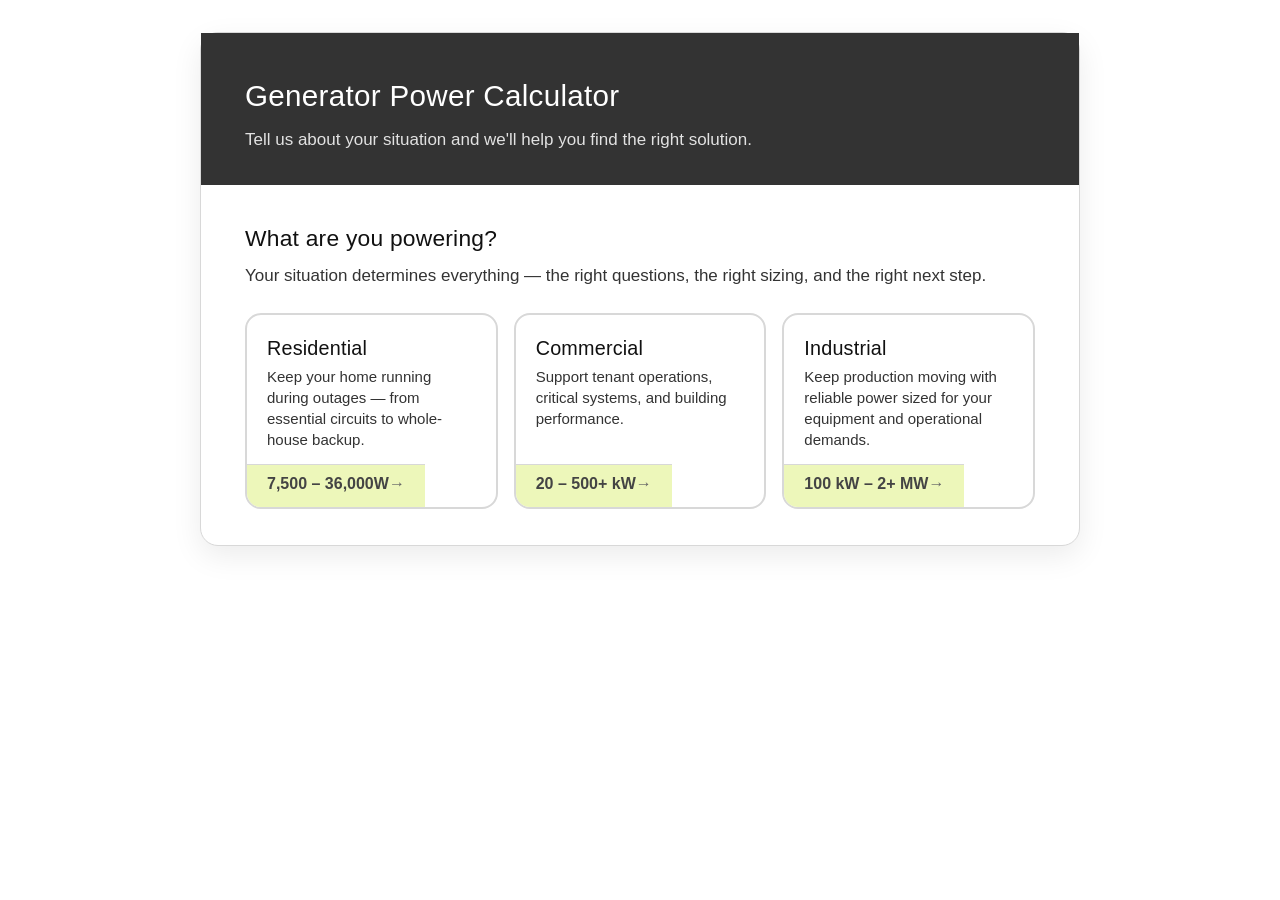
<file: index.html>
<!DOCTYPE html>
<html lang="en">
<head>
  <meta charset="UTF-8"/>
  <meta name="viewport" content="width=device-width,initial-scale=1.0"/>
  <title>Generator Power Calculator | Ontivity Power</title>
  <style>
/* ============================================================
   Ontivity Power — Generator Calculator
   ============================================================ */
*,*::before,*::after{box-sizing:border-box;margin:0;padding:0}
:root{
  --brand:#B6DA2E;--brand-dark:#A3C425;--brand-light:#EDF7BA;
  --navy:#111111;--text:#111111;--text-2:#333333;--text-3:#656565;
  --bg:#EFEFEF;--bg-card:#FFFFFF;--border:#D8D8D8;--border-focus:#B6DA2E;
  --green:#16A34A;--green-bg:#DCFCE7;--amber:#D97706;--amber-bg:#FEF3C7;
  --red:#DC2626;--red-bg:#FEE2E2;--blue-bg:#EFF6FF;--blue-border:#93C5FD;
  --r-sm:6px;--r-md:10px;--r-lg:16px;--r-xl:20px;
  --shadow-sm:0 1px 3px rgba(0,0,0,0.07);
  --shadow-md:0 4px 16px rgba(0,0,0,0.09);
  --shadow-lg:0 8px 32px rgba(0,0,0,0.12);
  --ease:0.18s ease;
  --font:'Helvetica Neue','Helvetica',Arial,sans-serif;
}
html{font-size:16px}body{font-family:var(--font);background:transparent;color:var(--text);line-height:1.55;min-height:0;display:flex;align-items:flex-start;justify-content:center;padding:32px 16px 64px;font-size:16px}
.calc-wrapper{width:100%;max-width:880px;background:#ffffff;border-radius:18px;box-shadow:0 10px 30px rgba(0,0,0,0.08);border:1px solid var(--border);overflow:visible;display:flex;flex-direction:column}
.calc-header{background:#333333;color:#fff;padding:40px 44px 32px;text-align:left}
.calc-header h1{font-size:1.85rem;font-weight:400;letter-spacing:0.01em;margin-bottom:8px}
.calc-header p{font-size:1.0625rem;opacity:.86;max-width:none;white-space:nowrap;margin:0}

.calc-header-icon,.coverage-icon,.fuel-icon,.app-icon,.rec-emoji,.empty-icon,.opt-icon{display:none !important}
.coverage-card,.fuel-card,.app-card,.rec-card,.option-card{gap:10px}

.track-badge{display:none;padding:8px 44px;background:var(--bg);border-bottom:1px solid var(--border);font-size:1rem;font-weight:600;text-transform:uppercase;letter-spacing:.6px;color:var(--text-3)}
.track-badge.visible{display:block}
.track-badge strong{color:var(--text-2)}

.progress-bar{height:4px;background:var(--border)}
.progress-fill{height:100%;background:var(--brand);transition:width 0.35s ease;width:0%}
.step-labels{display:flex;justify-content:space-between;padding:10px 44px 0;background:var(--bg-card)}
.step-label{font-size:1rem;font-weight:600;text-transform:uppercase;letter-spacing:.5px;color:var(--text-3);transition:color var(--ease);cursor:default;flex:1;text-align:center}
.step-label.active{color:var(--brand)}
.step-label.done{color:var(--text)}

.branch-screen{padding:36px 44px 36px}
.branch-screen .step-intro{margin-bottom:24px}
.branch-cards{display:grid;grid-template-columns:repeat(3,1fr);gap:16px}
.segment-card{display:flex;flex-direction:column;padding:0;border:2px solid var(--border);border-radius:var(--r-lg);background:var(--bg-card);cursor:pointer;text-align:left;font-family:var(--font);transition:all var(--ease);overflow:hidden;min-height:160px}
.segment-card:hover{border-color:#BFBFBF;box-shadow:var(--shadow-md);transform:translateY(-2px)}
.segment-card[aria-pressed="true"]{border-color:var(--brand);box-shadow:0 0 0 3px rgba(182,218,46,.35)}
.seg-body{flex:1;padding:22px 20px 14px;display:flex;flex-direction:column;gap:6px}
.seg-title{font-size:1.2375rem;font-weight:400;letter-spacing:0.01em;color:var(--text);font-family:"Helvetica Neue","Helvetica",Arial,sans-serif}
.seg-desc{font-size:0.9375rem;color:var(--text-2);line-height:1.4}
.seg-footer{padding:10px 20px 14px;border-top:1px solid var(--border);background:var(--brand-light);display:flex;align-items:center;justify-content:space-between}
.seg-range{font-size:1rem;font-weight:700;color:#444}
.seg-arrow{font-size:1rem;color:var(--text-3);transition:transform var(--ease)}
.segment-card:hover .seg-arrow,.segment-card[aria-pressed="true"] .seg-arrow{transform:translateX(4px);color:var(--text-2)}

.step{display:none;padding:36px 44px 20px;animation:fadeUp .22s ease}
.step.active{display:block}
@keyframes fadeUp{from{opacity:0;transform:translateY(8px)}to{opacity:1;transform:translateY(0)}}
.step-intro{margin-bottom:28px}
.step-intro h2{font-size:1.425rem;font-weight:400;margin-bottom:6px;font-family:"Helvetica Neue","Helvetica",Arial,sans-serif;letter-spacing:0.01em}
.step-intro p{font-size:1.0625rem;color:var(--text-2)}

.coverage-cards{display:grid;grid-template-columns:1fr 1fr;gap:16px}
.coverage-card{display:flex;flex-direction:column;padding:0;border:2px solid var(--border);border-radius:var(--r-lg);background:var(--bg-card);cursor:pointer;text-align:left;font-family:var(--font);transition:all var(--ease);overflow:hidden}
.coverage-card:hover{border-color:#BFBFBF;box-shadow:var(--shadow-sm);transform:translateY(-2px)}
.coverage-card[aria-pressed="true"]{border-color:var(--brand);background:var(--brand-light);box-shadow:0 0 0 3px rgba(182,218,46,.35)}
.coverage-icon{font-size:2rem;flex-shrink:0;line-height:1;margin-top:2px}
.coverage-info{display:flex;flex-direction:column;gap:5px}
.coverage-info strong{font-size:1.2375rem;font-weight:700;color:var(--text);font-family:"Helvetica Neue","Helvetica",Arial,sans-serif;display:block;margin-bottom:6px}
.coverage-sub{font-size:0.9375rem;color:var(--text-2);line-height:1.5}

.fuel-cards{display:grid;grid-template-columns:repeat(3,1fr);gap:14px}
.fuel-card{display:flex;flex-direction:column;align-items:center;gap:7px;padding:20px 12px 16px;border:2px solid var(--border);border-radius:var(--r-lg);background:var(--bg-card);cursor:pointer;font-family:var(--font);transition:all var(--ease);text-align:center}
.fuel-card:hover{border-color:#BFBFBF;transform:translateY(-2px);box-shadow:var(--shadow-sm)}
.fuel-card[aria-pressed="true"]{border-color:var(--brand);background:var(--brand-light);box-shadow:0 0 0 3px rgba(182,218,46,.35)}
.fuel-icon{font-size:1.8rem;line-height:1}
.fuel-label{font-size:1.1875rem;font-weight:700;color:var(--text);font-family:"Helvetica Neue","Helvetica",Arial,sans-serif}
.fuel-note{font-size:0.9375rem;color:var(--text-3)}

.tab-bar{display:flex;flex-wrap:wrap;gap:8px;margin-bottom:20px}
.tab-btn{padding:7px 15px;border:1.5px solid var(--border);border-radius:20px;background:var(--bg-card);color:var(--text-2);font-size:1rem;font-weight:500;cursor:pointer;transition:all var(--ease);font-family:var(--font)}
.tab-btn:hover{border-color:var(--brand);color:var(--text)}
.tab-btn.active{background:var(--brand);border-color:var(--brand);color:#111}

.appliance-panel{display:grid;grid-template-columns:repeat(auto-fill,minmax(200px,1fr));gap:12px;margin-bottom:20px;min-height:140px}
.app-card{display:flex;align-items:flex-start;gap:11px;padding:13px 14px;border:1.5px solid var(--border);border-radius:var(--r-md);background:var(--bg-card);cursor:pointer;transition:all var(--ease);user-select:none}
.app-card:hover{border-color:var(--brand);box-shadow:var(--shadow-sm);transform:translateY(-1px)}
.app-card.selected{border-color:var(--brand);background:var(--brand-light);box-shadow:0 0 0 2px rgba(182,218,46,.3)}
.app-check{width:20px;height:20px;border:2px solid var(--border);border-radius:4px;flex-shrink:0;display:flex;align-items:center;justify-content:center;transition:all var(--ease);margin-top:1px}
.app-card.selected .app-check{background:var(--brand);border-color:var(--brand)}
.app-card.selected .app-check::after{content:'✓';color:#111;font-size:1rem;font-weight:800}
.app-icon{font-size:1.25rem;flex-shrink:0}
.app-info{flex:1;min-width:0}
.app-name{font-size:1.0625rem;font-weight:700;color:var(--text);line-height:1.3;margin-bottom:3px;font-family:"Helvetica Neue","Helvetica",Arial,sans-serif}
.app-watts{font-size:0.9375rem;color:var(--text-3);line-height:1.4}

.custom-form{border:1.5px dashed var(--border);border-radius:var(--r-md);padding:20px;margin-bottom:20px}
.custom-form h3{font-size:1rem;font-weight:600;color:var(--text-2);margin-bottom:14px}
.custom-fields{display:flex;flex-direction:column;gap:12px}
.custom-fields input[type="text"],.custom-fields input[type="number"]{width:100%;padding:9px 12px;border:1.5px solid var(--border);border-radius:var(--r-sm);font-size:1rem;font-family:var(--font);color:var(--text);background:var(--bg-card);transition:border-color var(--ease)}
.custom-fields input:focus{outline:none;border-color:var(--border-focus)}
.custom-watts-row{display:grid;grid-template-columns:1fr 1fr;gap:12px}
.custom-watts-row label{font-size:1rem;font-weight:500;color:var(--text-2);display:flex;flex-direction:column;gap:5px}
.optional{font-weight:400;color:var(--text-3);font-size:1rem}

.running-total-bar{display:flex;align-items:center;gap:8px;padding:10px 16px;background:#fff;border:1px solid var(--border);border-radius:var(--r-md);font-size:1rem}
.rt-label{color:var(--text-2);margin-right:2px}
.rt-value{font-weight:700;color:var(--text);font-size:1rem}
.rt-surge{color:var(--text-2)}
.rt-sep{color:var(--text-3);font-size:1rem}

.review-table{width:100%;border-collapse:collapse;font-size:1rem}
.review-table th{text-align:left;padding:9px 12px;font-size:1rem;font-weight:600;text-transform:uppercase;letter-spacing:.5px;color:var(--text-3);border-bottom:2px solid var(--border)}
.review-table td{padding:11px 12px;border-bottom:1px solid var(--border);vertical-align:middle}
.review-table tbody tr:hover{background:var(--bg)}
.col-qty{width:100px}.col-watts{width:110px}.col-remove{width:44px;text-align:right}
.total-row td{border-top:2px solid var(--border);border-bottom:none;padding-top:13px;font-size:1rem}
.qty-ctrl{display:flex;align-items:center;gap:7px}
.qty-btn{width:28px;height:28px;border:1.5px solid var(--border);border-radius:5px;background:var(--bg-card);color:var(--text);font-size:1.1rem;line-height:1;cursor:pointer;font-family:var(--font);transition:all var(--ease);display:flex;align-items:center;justify-content:center}
.qty-btn:hover{border-color:var(--brand);color:var(--brand)}
.qty-num{min-width:20px;text-align:center;font-weight:600;font-size:1rem}
.remove-btn{background:none;border:none;color:var(--text-3);cursor:pointer;font-size:1.05rem;padding:4px 6px;border-radius:4px;transition:all var(--ease);font-family:var(--font);line-height:1}
.remove-btn:hover{color:var(--red);background:var(--red-bg)}

.empty-state{text-align:center;padding:52px 24px;color:var(--text-3)}
.empty-icon{font-size:2.8rem;display:block;margin-bottom:12px}

.results-grid{display:grid;grid-template-columns:1fr 1fr;gap:16px;margin-bottom:22px}
.stat-card{background:#fff;border:1.5px solid var(--border);border-radius:var(--r-md);padding:20px 22px;text-align:center}
.stat-card-peak{background:var(--brand-light);border-color:#DAEE7D}
.stat-value{font-size:2rem;font-weight:800;color:var(--navy);line-height:1.1;margin-bottom:5px}
.stat-card-peak .stat-value{color:var(--text)}
.stat-label{font-size:1rem;font-weight:600;text-transform:uppercase;letter-spacing:.5px;color:var(--text-3)}
.rec-card{border-radius:var(--r-md);padding:22px 26px;margin-bottom:20px;display:flex;align-items:center;gap:20px;border:1.5px solid transparent}
.rec-card.green{background:#F3F9D7;border-color:#DCEB8C}
.rec-card.amber{background:#FFF7DD;border-color:#F2DC90}
.rec-card.red{background:#FFF0F0;border-color:#F4B6B6}
.rec-card.blue{background:var(--blue-bg);border-color:var(--blue-border)}
.rec-emoji{font-size:2.2rem;flex-shrink:0}
.rec-body h3{font-size:1.1rem;font-weight:700;margin-bottom:4px;font-family:"Helvetica Neue","Helvetica",Arial,sans-serif}
.rec-size{font-size:1.75rem;font-weight:800;color:var(--text);display:block;margin:4px 0 6px;line-height:1}
.rec-body p{font-size:1rem;color:var(--text-2);line-height:1.5}
.generator-type-block{border:1.5px solid var(--border);border-radius:var(--r-md);padding:16px 20px;margin-bottom:20px;font-size:1rem;color:var(--text-2);line-height:1.5}
.generator-type-block strong{display:block;font-size:1rem;text-transform:uppercase;letter-spacing:.5px;color:var(--text-3);margin-bottom:6px}
.tips-block{margin-bottom:20px;border:1.5px solid var(--border);border-radius:var(--r-md);padding:18px 20px}
.tips-block h3{font-size:1rem;font-weight:700;text-transform:uppercase;letter-spacing:.5px;color:var(--text-3);margin-bottom:12px}
.tips-list{list-style:none;display:flex;flex-direction:column;gap:8px}
.tips-list li{padding-left:18px;position:relative;font-size:1rem;color:var(--text-2);line-height:1.6}
.tips-list li::before{content:'•';position:absolute;left:0;color:#9DBB15;font-weight:700}
.cta-block{text-align:center;padding:24px;background:#fff;border-radius:var(--r-md);border:1.5px dashed var(--border);display:flex;flex-direction:column;align-items:center;gap:12px}
.cta-block p{font-size:1rem;color:var(--text-2)}
.cta-sub{font-size:1rem !important;color:var(--text-3) !important}
.btn-cta{display:inline-block;text-decoration:none;font-size:1rem;padding:13px 36px;white-space:nowrap;font-family:"Helvetica Neue","Helvetica",Arial,sans-serif;font-weight:700;letter-spacing:-.1px}
.btn-restart{font-size:1rem;padding:7px 16px}

.option-cards{display:grid;gap:10px;margin-top:4px}
.option-cards-2{grid-template-columns:1fr 1fr}
.option-card{display:flex;align-items:center;gap:12px;padding:13px 15px;border:1.5px solid var(--border);border-radius:var(--r-md);background:var(--bg-card);cursor:pointer;font-family:var(--font);transition:all var(--ease);text-align:left}
.option-card:hover{border-color:#BFBFBF;box-shadow:var(--shadow-sm)}
.option-card[aria-pressed="true"]{border-color:var(--brand);background:var(--brand-light);box-shadow:0 0 0 2px rgba(182,218,46,.3)}
.opt-check{width:19px;height:19px;border:2px solid var(--border);border-radius:4px;flex-shrink:0;display:flex;align-items:center;justify-content:center;transition:all var(--ease)}
.option-card[aria-pressed="true"] .opt-check{background:var(--brand);border-color:var(--brand)}
.option-card[aria-pressed="true"] .opt-check::after{content:'✓';color:#111;font-size:11px;font-weight:800}
.opt-icon{font-size:1.2rem;flex-shrink:0}
.opt-text{flex:1}
.opt-name{font-size:1.1875rem;font-weight:700;display:block;color:var(--text);font-family:"Helvetica Neue","Helvetica",Arial,sans-serif}
.opt-note{font-size:0.9375rem;color:var(--text-3)}

.form-grid{display:grid;gap:18px}
.form-grid-2{grid-template-columns:1fr 1fr}
.form-group{display:flex;flex-direction:column;gap:7px}
.form-label{font-size:1rem;font-weight:600;color:var(--text-2)}
.form-label em{font-style:normal;font-weight:400;color:var(--text-3);font-size:1rem}
.form-select,.form-input{width:100%;padding:10px 13px;border:1.5px solid var(--border);border-radius:var(--r-sm);font-size:1rem;font-family:var(--font);color:var(--text);background:var(--bg-card);transition:border-color var(--ease);-webkit-appearance:none}
.form-select{background-image:url("data:image/svg+xml,%3Csvg xmlns='http://www.w3.org/2000/svg' width='12' height='8' viewBox='0 0 12 8'%3E%3Cpath d='M1 1l5 5 5-5' stroke='%23656565' stroke-width='1.5' fill='none' stroke-linecap='round'/%3E%3C/svg%3E");background-repeat:no-repeat;background-position:right 12px center;padding-right:32px}
.form-select:focus,.form-input:focus{outline:none;border-color:var(--border-focus)}

.assessment-block{border:1.5px solid var(--border);border-radius:var(--r-md);padding:18px 20px;margin-bottom:20px;font-size:1rem;color:var(--text-2);line-height:1.6}
.assessment-block h4{font-size:1rem;font-weight:700;text-transform:uppercase;letter-spacing:.5px;color:var(--text-3);margin-bottom:10px}

.lead-form{display:flex;flex-direction:column;gap:14px}
.lead-form-row{display:grid;grid-template-columns:1fr 1fr;gap:14px}
.lead-form input,.lead-form textarea{width:100%;padding:10px 13px;border:1.5px solid var(--border);border-radius:var(--r-sm);font-size:1rem;font-family:var(--font);color:var(--text);background:var(--bg-card);transition:border-color var(--ease)}
.lead-form input:focus,.lead-form textarea:focus{outline:none;border-color:var(--border-focus)}
.lead-form textarea{resize:vertical;min-height:80px}
.btn-full{width:100%}
.section-divider{border:none;border-top:1px solid var(--border);margin:28px 0}

.lead-summary{background:var(--bg);border:1.5px solid var(--border);border-radius:var(--r-md);padding:16px 20px;margin-bottom:20px}
.lead-summary h4{font-size:1rem;font-weight:700;text-transform:uppercase;letter-spacing:.5px;color:var(--text-3);margin-bottom:12px}
.lead-summary-grid{display:grid;grid-template-columns:1fr 1fr;gap:10px}
.lead-summary-item{font-size:1rem}
.lead-summary-item span{color:var(--text-3);display:block;font-size:1rem;text-transform:uppercase;letter-spacing:.4px;margin-bottom:2px}
.lead-summary-item strong{color:var(--text);font-weight:600}

.btn{display:inline-flex;align-items:center;justify-content:center;gap:6px;padding:10px 22px;border-radius:var(--r-sm);font-size:1rem;font-weight:600;cursor:pointer;border:none;transition:all var(--ease);font-family:var(--font);text-decoration:none}
.btn-primary{background:#333333;color:#fff}
.btn-primary:hover{background:#222;box-shadow:0 4px 12px rgba(0,0,0,.25);transform:translateY(-1px)}
.btn-secondary{background:#fff;color:var(--text);border:1.5px solid var(--border)}
.btn-secondary:hover{border-color:var(--text-3);color:var(--text)}
.btn-ghost{background:transparent;color:var(--text-2);border:1.5px solid var(--border)}
.btn-ghost:hover{border-color:var(--text-3);color:var(--text)}

.calc-nav{display:flex;align-items:center;justify-content:space-between;padding:20px 44px;border-top:1px solid var(--border);background:var(--bg-card)}

@media(max-width:660px){
  body{padding:0}
  .calc-wrapper{border-radius:0;min-height:100svh}
  .calc-header{padding:28px 20px 22px} .calc-header p{white-space:normal}
  .calc-header h1{font-size:1.45rem}
  .step{padding:24px 20px 16px}
  .branch-screen{padding:24px 20px 24px}
  .branch-cards{grid-template-columns:1fr}
  .step-labels{padding:8px 16px 0}
  .track-badge{padding:8px 20px}
  .coverage-cards{grid-template-columns:1fr}
  .fuel-cards{grid-template-columns:repeat(2,1fr)}
  .appliance-panel{grid-template-columns:repeat(auto-fill,minmax(160px,1fr))}
  .results-grid{grid-template-columns:1fr}
  .rec-card{flex-direction:column;text-align:center}
  .calc-nav{padding:16px 20px}
  .custom-watts-row{grid-template-columns:1fr}
  .option-cards-2{grid-template-columns:1fr}
  .form-grid-2{grid-template-columns:1fr}
  .lead-form-row{grid-template-columns:1fr}
  .lead-summary-grid{grid-template-columns:1fr}
}
@media(max-width:420px){
  .tab-bar{gap:6px}
  .tab-btn{padding:6px 11px;font-size:1rem}
  .fuel-cards{grid-template-columns:1fr 1fr}
}

.coverage-card[aria-pressed="true"] .coverage-info strong,
.coverage-card[aria-pressed="true"] .coverage-sub,
.coverage-card[aria-pressed="true"] .coverage-range { color: #111 !important; }
.fuel-card[aria-pressed="true"] .fuel-label,
.fuel-card[aria-pressed="true"] .fuel-note { color: #111 !important; }
.segment-card[aria-pressed="true"] .seg-title,
.segment-card[aria-pressed="true"] .seg-desc,
.segment-card[aria-pressed="true"] .seg-range,
.segment-card[aria-pressed="true"] .seg-arrow { color: #111 !important; }
.option-card[aria-pressed="true"] .opt-name,
.option-card[aria-pressed="true"] .opt-note { color: #111 !important; }

.calc-header-wrap{position:relative}
.header-logo{position:absolute;top:20px;right:28px;height:32px;width:auto;opacity:0.92;display:block !important;}
.header-logo{position:absolute;top:20px;right:28px;height:34px;width:auto;display:block !important;mix-blend-mode:screen;}

.step-label{background:none;border:none;padding:0 4px;cursor:default;}
.step-label.done{cursor:pointer;}
.step-label.done:hover{color:var(--text-2);text-decoration:underline;text-underline-offset:3px;}

.coverage-body{flex:1;padding:22px 20px 14px;}
.coverage-footer{padding:10px 20px 14px;border-top:1px solid var(--border);background:var(--brand-light);display:flex;align-items:center;}
.coverage-card[aria-pressed="true"] .coverage-footer{background:rgba(182,218,46,0.4);border-top-color:rgba(182,218,46,0.5);}
.coverage-range{font-size:1rem;font-weight:700;color:#444;}
.coverage-card[aria-pressed="true"] .coverage-range{color:#111 !important;}

.cta-btn-row{display:flex;gap:12px;flex-wrap:wrap;justify-content:center;width:100%;}
.cta-btn-row .btn-cta{white-space:nowrap;flex:0 1 auto;}
</style>
</head>
<body>
<div class="calc-wrapper" id="generator-calculator" data-cta-url="#">

  <div class="calc-header" style="position:relative">
    <h1 id="calc-title">Generator Power Calculator</h1>
    <p id="calc-subtitle">Tell us about your situation and we'll help you find the right solution.</p>
  </div>

  <div class="track-badge" id="track-badge"><strong id="track-label"></strong></div>

  <div id="progress-wrap" style="display:none">
    <div class="progress-bar"><div class="progress-fill" id="progress-fill"></div></div>
    <div class="step-labels" id="step-labels"></div>
  </div>

  <div class="branch-screen" id="branch-screen">
    <div class="step-intro">
      <h2>What are you powering?</h2>
      <p>Your situation determines everything — the right questions, the right sizing, and the right next step.</p>
    </div>
    <div class="branch-cards">
      <button class="segment-card" data-segment="residential" aria-pressed="false">
        <div class="seg-body"><span class="seg-title">Residential</span><span class="seg-desc">Keep your home running during outages — from essential circuits to whole-house backup.</span></div>
        <div class="seg-footer"><span class="seg-range">7,500 – 36,000W</span><span class="seg-arrow">→</span></div>
      </button>
      <button class="segment-card" data-segment="commercial" aria-pressed="false">
        <div class="seg-body"><span class="seg-title">Commercial</span><span class="seg-desc">Support tenant operations, critical systems, and building performance.</span></div>
        <div class="seg-footer"><span class="seg-range">20 – 500+ kW</span><span class="seg-arrow">→</span></div>
      </button>
      <button class="segment-card" data-segment="industrial" aria-pressed="false">
        <div class="seg-body"><span class="seg-title">Industrial</span><span class="seg-desc">Keep production moving with reliable power sized for your equipment and operational demands.</span></div>
        <div class="seg-footer"><span class="seg-range">100 kW – 2+ MW</span><span class="seg-arrow">→</span></div>
      </button>
    </div>
  </div>

  <!-- RESIDENTIAL -->
  <section class="step" id="r-1" data-track="residential" data-step="1">
    <div class="step-intro"><h2>What level of backup power do you need?</h2><p>Start with how you want your home to function during an outage. We'll handle the rest.</p></div>
    <div class="coverage-cards">
      <button class="coverage-card" data-value="essential" aria-pressed="false">
        <div class="coverage-body"><div class="coverage-info"><strong>Essential Only</strong><span class="coverage-sub">Keep critical systems running — lights, refrigerator, heating, sump pump, and any medical equipment.</span></div></div>
        <div class="coverage-footer"><span class="coverage-range">Typically 7,500 – 18,000W</span></div>
      </button>
      <button class="coverage-card" data-value="whole" aria-pressed="false">
        <div class="coverage-body"><div class="coverage-info"><strong>Whole House</strong><span class="coverage-sub">Power virtually everything — including air conditioning, laundry, electric range, and all of the above.</span></div></div>
        <div class="coverage-footer"><span class="coverage-range">Typically 20,000 – 36,000W+</span></div>
      </button>
    </div>
  </section>

  <section class="step" id="r-2" data-track="residential" data-step="2">
    <div class="step-intro"><h2>What is your primary heating system?</h2><p>This helps us estimate one of your largest loads and pre-select the right equipment.</p></div>
    <div class="fuel-cards">
      <button class="fuel-card" data-value="gas" aria-pressed="false"><span class="fuel-label">Natural Gas</span><span class="fuel-note">~800W blower</span></button>
      <button class="fuel-card" data-value="propane" aria-pressed="false"><span class="fuel-label">Propane</span><span class="fuel-note">~800W blower</span></button>
      <button class="fuel-card" data-value="oil" aria-pressed="false"><span class="fuel-label">Heating Oil / Boiler</span><span class="fuel-note">~800W blower</span></button>
      <button class="fuel-card" data-value="electric" aria-pressed="false"><span class="fuel-label">Electric Baseboard</span><span class="fuel-note">~5,000W</span></button>
      <button class="fuel-card" data-value="heatpump" aria-pressed="false"><span class="fuel-label">Heat Pump</span><span class="fuel-note">2,000 – 5,000W</span></button>
      <button class="fuel-card" data-value="none" aria-pressed="false"><span class="fuel-label">Space Heaters / Other</span><span class="fuel-note">~1,500W each</span></button>
    </div>
  </section>

  <section class="step" id="r-3" data-track="residential" data-step="3">
    <div class="step-intro"><h2>Select your appliances</h2><p>Check everything you want to run during a power outage. Adjust quantities in the next step.</p></div>
    <div class="tab-bar" role="tablist">
      <button class="tab-btn active" data-tab="essential">Essential</button>
      <button class="tab-btn" data-tab="kitchen">Kitchen</button>
      <button class="tab-btn" data-tab="hvac">HVAC &amp; Heat</button>
      <button class="tab-btn" data-tab="laundry">Laundry</button>
      <button class="tab-btn" data-tab="entertainment">Entertainment</button>
      <button class="tab-btn" data-tab="medical">Medical</button>
      <button class="tab-btn" data-tab="outdoor">Outdoor</button>
      <button class="tab-btn" data-tab="custom">+ Custom</button>
    </div>
    <div class="appliance-panel" id="appliance-panel"></div>
    <div class="custom-form" id="custom-form" style="display:none">
      <h3>Add a custom appliance</h3>
      <div class="custom-fields">
        <input type="text" id="custom-name" placeholder="Appliance name" maxlength="50"/>
        <div class="custom-watts-row">
          <label>Running watts<input type="number" id="custom-running" placeholder="e.g. 1200" min="1" max="50000"/></label>
          <label>Surge watts <span class="optional">(optional)</span><input type="number" id="custom-surge" placeholder="e.g. 3600" min="1" max="100000"/></label>
        </div>
        <button class="btn btn-secondary" id="add-custom-btn">Add Appliance</button>
      </div>
    </div>
    <div class="running-total-bar">
      <span class="rt-label">Selected load:</span>
      <span class="rt-value" id="rt-running">0 W</span>
      <span class="rt-sep">running</span>
      <span class="rt-value rt-surge" id="rt-surge">0 W</span>
      <span class="rt-sep">peak</span>
    </div>
  </section>

  <section class="step" id="r-4" data-track="residential" data-step="4">
    <div class="step-intro"><h2>Review &amp; adjust your list</h2><p>Update quantities or remove items. Totals update instantly.</p></div>
    <div id="review-empty" class="empty-state" style="display:none"><p>No appliances selected. Go back and choose what you need to power.</p></div>
    <div id="review-table-wrap" style="display:none">
      <table class="review-table">
        <thead><tr><th>Appliance</th><th class="col-qty">Qty</th><th class="col-watts">Running W</th><th class="col-watts">Surge W</th><th class="col-remove"></th></tr></thead>
        <tbody id="review-tbody"></tbody>
        <tfoot><tr class="total-row"><td colspan="2"><strong>Totals</strong></td><td><strong id="review-total-running">0 W</strong></td><td><strong id="review-total-surge">0 W</strong></td><td></td></tr></tfoot>
      </table>
    </div>
  </section>

  <section class="step" id="r-5" data-track="residential" data-step="5">
    <div class="step-intro"><h2>Your Generator Recommendation</h2><p>Based on your selections, here's what you need.</p></div>
    <div class="results-grid">
      <div class="stat-card"><div class="stat-value" id="res-running">—</div><div class="stat-label">Running Watts</div></div>
      <div class="stat-card stat-card-peak"><div class="stat-value" id="res-peak">—</div><div class="stat-label">Peak / Surge Watts</div></div>
    </div>
    <div class="rec-card" id="rec-card"></div>
    <div class="generator-type-block" id="generator-type-block"></div>
    <div class="tips-block"><h3>Recommended next steps</h3><ul class="tips-list" id="tips-list"></ul></div>
    <div class="cta-block">
      <p>Ready to take the next step?</p>
      <div class="cta-btn-row">
        <a class="btn btn-primary btn-cta" id="res-cta-btn" href="#">Get Expert Help</a>
        <a class="btn btn-secondary btn-cta" href="#">View Residential Generators</a>
      </div>
      <button class="btn btn-ghost btn-restart" id="r-restart">Start Over</button>
    </div>
  </section>

  <!-- COMMERCIAL -->
  <section class="step" id="c-1" data-track="commercial" data-step="1">
    <div class="step-intro"><h2>Tell us about your property</h2><p>Most systems aren't sized around how buildings operate day to day. This helps close that gap.</p></div>
    <div class="form-grid form-grid-2">
      <div class="form-group"><label class="form-label" for="c-building-type">Building type</label><select class="form-select" id="c-building-type"><option value="">Select…</option><option value="office">Office Building</option><option value="retail">Retail / Shopping Center</option><option value="medical">Medical / Dental Office</option><option value="hospitality">Hotel / Hospitality</option><option value="multifamily">Multi-Family / Apartment</option><option value="warehouse">Warehouse / Distribution</option><option value="mixed">Mixed-Use</option><option value="other">Other</option></select></div>
      <div class="form-group"><label class="form-label" for="c-sqft">Approximate square footage</label><select class="form-select" id="c-sqft"><option value="">Select…</option><option value="under5k">Under 5,000 sq ft</option><option value="5k-20k">5,000 – 20,000 sq ft</option><option value="20k-50k">20,000 – 50,000 sq ft</option><option value="50k-100k">50,000 – 100,000 sq ft</option><option value="over100k">Over 100,000 sq ft</option></select></div>
      <div class="form-group"><label class="form-label" for="c-tenants">Tenant / occupancy type</label><select class="form-select" id="c-tenants"><option value="">Select…</option><option value="single">Single tenant</option><option value="multi">Multi-tenant</option><option value="owner">Owner-occupied</option></select></div>
      <div class="form-group"><label class="form-label" for="c-existing">Existing backup system <em>(optional)</em></label><select class="form-select" id="c-existing"><option value="">Select…</option><option value="none">No existing system</option><option value="partial">Partial coverage</option><option value="full">Full building coverage</option><option value="unknown">Not sure</option></select></div>
    </div>
  </section>

  <section class="step" id="c-2" data-track="commercial" data-step="2">
    <div class="step-intro"><h2>Which systems must stay on?</h2><p>Select everything that cannot go down during an outage — even briefly. Choose all that apply.</p></div>
    <div class="option-cards option-cards-2" id="c-critical-systems">
      <button class="option-card" data-value="hvac" aria-pressed="false"><span class="opt-check"></span><span class="opt-text"><span class="opt-name">HVAC Systems</span><span class="opt-note">Central air, ventilation, chillers</span></span></button>
      <button class="option-card" data-value="lighting" aria-pressed="false"><span class="opt-check"></span><span class="opt-text"><span class="opt-name">Lighting &amp; Emergency Egress</span><span class="opt-note">Exit signs, emergency lighting</span></span></button>
      <button class="option-card" data-value="elevators" aria-pressed="false"><span class="opt-check"></span><span class="opt-text"><span class="opt-name">Elevators &amp; Lifts</span><span class="opt-note">Passenger and freight elevators</span></span></button>
      <button class="option-card" data-value="security" aria-pressed="false"><span class="opt-check"></span><span class="opt-text"><span class="opt-name">Security &amp; Access Control</span><span class="opt-note">Cameras, card readers, alarms</span></span></button>
      <button class="option-card" data-value="it" aria-pressed="false"><span class="opt-check"></span><span class="opt-text"><span class="opt-name">IT &amp; Server Rooms</span><span class="opt-note">Network closets, server racks</span></span></button>
      <button class="option-card" data-value="fire" aria-pressed="false"><span class="opt-check"></span><span class="opt-text"><span class="opt-name">Fire Suppression</span><span class="opt-note">Sprinkler pumps, fire panels</span></span></button>
      <button class="option-card" data-value="medical_eq" aria-pressed="false"><span class="opt-check"></span><span class="opt-text"><span class="opt-name">Medical Equipment</span><span class="opt-note">Imaging, exam rooms, lab equipment</span></span></button>
      <button class="option-card" data-value="refrigeration" aria-pressed="false"><span class="opt-check"></span><span class="opt-text"><span class="opt-name">Commercial Refrigeration</span><span class="opt-note">Walk-ins, display cases, cold storage</span></span></button>
      <button class="option-card" data-value="pos" aria-pressed="false"><span class="opt-check"></span><span class="opt-text"><span class="opt-name">POS &amp; Transaction Systems</span><span class="opt-note">Payment terminals, registers</span></span></button>
      <button class="option-card" data-value="comms" aria-pressed="false"><span class="opt-check"></span><span class="opt-text"><span class="opt-name">Communications</span><span class="opt-note">Phone systems, intercoms, PA</span></span></button>
    </div>
  </section>

  <section class="step" id="c-3" data-track="commercial" data-step="3">
    <div class="step-intro"><h2>Coverage scope &amp; uptime requirements</h2><p>How much of your building needs to stay powered, and how quickly does it need to switch over?</p></div>
    <div class="form-group" style="margin-bottom:24px">
      <label class="form-label">Coverage scope — select one</label>
      <div class="option-cards option-cards-2" id="c-coverage-scope">
        <button class="option-card" data-value="critical_only" aria-pressed="false"><span class="opt-check"></span><span class="opt-text"><span class="opt-name">Critical systems only</span><span class="opt-note">Life safety, IT, key operations</span></span></button>
        <button class="option-card" data-value="partial" aria-pressed="false"><span class="opt-check"></span><span class="opt-text"><span class="opt-name">Partial building coverage</span><span class="opt-note">Priority floors or tenant spaces</span></span></button>
        <button class="option-card" data-value="full" aria-pressed="false"><span class="opt-check"></span><span class="opt-text"><span class="opt-name">Full building coverage</span><span class="opt-note">All systems, all floors</span></span></button>
        <button class="option-card" data-value="multi" aria-pressed="false"><span class="opt-check"></span><span class="opt-text"><span class="opt-name">Multiple properties</span><span class="opt-note">Portfolio-wide coverage</span></span></button>
      </div>
    </div>
    <div class="form-grid form-grid-2">
      <div class="form-group"><label class="form-label" for="c-tolerance">Outage tolerance</label><select class="form-select" id="c-tolerance"><option value="">Select…</option><option value="zero">Zero tolerance — seamless switchover</option><option value="seconds">Seconds (ATS acceptable)</option><option value="minutes">Minutes acceptable</option><option value="flexible">Flexible</option></select></div>
      <div class="form-group"><label class="form-label" for="c-runtime">Required runtime</label><select class="form-select" id="c-runtime"><option value="">Select…</option><option value="8h">8 hours</option><option value="24h">24 hours</option><option value="72h">72 hours</option><option value="extended">Extended / indefinite</option></select></div>
    </div>
  </section>

  <section class="step" id="c-4" data-track="commercial" data-step="4">
    <div class="step-intro"><h2>Your Commercial Assessment</h2><p>Based on your inputs, here's a preliminary picture and what to expect next.</p></div>
    <div class="rec-card blue" id="c-rec-card"></div>
    <div id="c-considerations-block"></div>
    <div id="c-sizing-note"></div>
    <div class="cta-block">
      <p><strong>Support your buildings with reliable power.</strong></p>
      <p class="cta-sub">Understand how your systems perform — and how to strengthen them.</p>
      <div class="cta-btn-row">
        <a class="btn btn-primary btn-cta" href="#">Get Expert Help</a>
        <a class="btn btn-secondary btn-cta" href="#">View Commercial Generators</a>
      </div>
      <button class="btn btn-ghost btn-restart" id="c-restart">Start Over</button>
    </div>
  </section>

  <!-- INDUSTRIAL -->
  <section class="step" id="i-1" data-track="industrial" data-step="1">
    <div class="step-intro"><h2>Tell us about your operation</h2><p>At this scale, it's not just about load — it's about sequencing, protection, and continuity.</p></div>
    <div class="form-grid form-grid-2">
      <div class="form-group"><label class="form-label" for="i-industry">Industry / operation type</label><select class="form-select" id="i-industry"><option value="">Select…</option><option value="manufacturing">Manufacturing / Assembly</option><option value="food">Food Processing / Cold Storage</option><option value="chemical">Chemical / Pharmaceutical</option><option value="mining">Mining / Extraction</option><option value="agriculture">Agriculture / Greenhouse</option><option value="construction">Construction / Job Site</option><option value="telecom">Telecom / Broadcast</option><option value="water">Water / Wastewater</option><option value="other">Other</option></select></div>
      <div class="form-group"><label class="form-label" for="i-facility-size">Facility size</label><select class="form-select" id="i-facility-size"><option value="">Select…</option><option value="under50k">Under 50,000 sq ft</option><option value="50k-200k">50,000 – 200,000 sq ft</option><option value="200k-500k">200,000 – 500,000 sq ft</option><option value="over500k">Over 500,000 sq ft</option></select></div>
      <div class="form-group"><label class="form-label" for="i-demand">Estimated peak electrical demand <em>(if known)</em></label><select class="form-select" id="i-demand"><option value="">Select…</option><option value="under100">Under 100 kW</option><option value="100-500">100 – 500 kW</option><option value="500-1000">500 kW – 1 MW</option><option value="over1000">Over 1 MW</option><option value="unknown">Not sure / need assessment</option></select></div>
      <div class="form-group"><label class="form-label" for="i-shifts">Operating hours</label><select class="form-select" id="i-shifts"><option value="">Select…</option><option value="single">Single shift (8 hrs/day)</option><option value="double">Double shift (16 hrs/day)</option><option value="247">24/7 continuous</option><option value="seasonal">Seasonal / variable</option></select></div>
    </div>
  </section>

  <section class="step" id="i-2" data-track="industrial" data-step="2">
    <div class="step-intro"><h2>What are your critical loads?</h2><p>Select everything that — if it went down — would disrupt or halt production. Choose all that apply.</p></div>
    <div class="option-cards option-cards-2" id="i-critical-loads">
      <button class="option-card" data-value="motors" aria-pressed="false"><span class="opt-check"></span><span class="opt-text"><span class="opt-name">Large Motors &amp; Pumps</span><span class="opt-note">High surge demand at startup</span></span></button>
      <button class="option-card" data-value="hvac_ind" aria-pressed="false"><span class="opt-check"></span><span class="opt-text"><span class="opt-name">Industrial HVAC / Ventilation</span><span class="opt-note">Process cooling, exhaust systems</span></span></button>
      <button class="option-card" data-value="compressors" aria-pressed="false"><span class="opt-check"></span><span class="opt-text"><span class="opt-name">Compressors</span><span class="opt-note">Air, refrigeration, process gas</span></span></button>
      <button class="option-card" data-value="process_control" aria-pressed="false"><span class="opt-check"></span><span class="opt-text"><span class="opt-name">Process Control Systems</span><span class="opt-note">PLCs, SCADA, DCS</span></span></button>
      <button class="option-card" data-value="lighting_ind" aria-pressed="false"><span class="opt-check"></span><span class="opt-text"><span class="opt-name">Facility Lighting</span><span class="opt-note">Production floor, safety lighting</span></span></button>
      <button class="option-card" data-value="refrigeration_ind" aria-pressed="false"><span class="opt-check"></span><span class="opt-text"><span class="opt-name">Process Refrigeration</span><span class="opt-note">Cold storage, process cooling</span></span></button>
      <button class="option-card" data-value="conveyors" aria-pressed="false"><span class="opt-check"></span><span class="opt-text"><span class="opt-name">Conveyors &amp; Material Handling</span><span class="opt-note">Lines, sorters, lifts</span></span></button>
      <button class="option-card" data-value="fire_safety" aria-pressed="false"><span class="opt-check"></span><span class="opt-text"><span class="opt-name">Fire &amp; Safety Systems</span><span class="opt-note">Suppression, egress, alarms</span></span></button>
    </div>
  </section>

  <section class="step" id="i-3" data-track="industrial" data-step="3">
    <div class="step-intro"><h2>What does downtime cost you?</h2><p>This helps us understand urgency and the right solution tier for your operation.</p></div>
    <div class="form-group" style="margin-bottom:24px">
      <label class="form-label">Approximate downtime cost per hour — select one</label>
      <div class="option-cards option-cards-2" id="i-downtime-cost">
        <button class="option-card" data-value="under10k" aria-pressed="false"><span class="opt-check"></span><span class="opt-text"><span class="opt-name">Under $10,000 / hr</span><span class="opt-note">Disruptive, but not catastrophic</span></span></button>
        <button class="option-card" data-value="10k-50k" aria-pressed="false"><span class="opt-check"></span><span class="opt-text"><span class="opt-name">$10,000 – $50,000 / hr</span><span class="opt-note">Significant operational impact</span></span></button>
        <button class="option-card" data-value="50k-250k" aria-pressed="false"><span class="opt-check"></span><span class="opt-text"><span class="opt-name">$50,000 – $250,000 / hr</span><span class="opt-note">Severe financial exposure</span></span></button>
        <button class="option-card" data-value="over250k" aria-pressed="false"><span class="opt-check"></span><span class="opt-text"><span class="opt-name">Over $250,000 / hr</span><span class="opt-note">Mission-critical, zero tolerance</span></span></button>
      </div>
    </div>
    <div class="form-grid form-grid-2">
      <div class="form-group"><label class="form-label" for="i-transfer">Acceptable transfer time</label><select class="form-select" id="i-transfer"><option value="">Select…</option><option value="seamless">Seamless (UPS + generator)</option><option value="10sec">Under 10 seconds</option><option value="60sec">Under 60 seconds</option><option value="flexible">Flexible</option></select></div>
      <div class="form-group"><label class="form-label" for="i-redundancy">Redundancy requirement</label><select class="form-select" id="i-redundancy"><option value="">Select…</option><option value="n">N (single generator)</option><option value="n+1">N+1 (one backup unit)</option><option value="2n">2N (fully redundant)</option><option value="unknown">Need guidance</option></select></div>
    </div>
  </section>

  <section class="step" id="i-4" data-track="industrial" data-step="4">
    <div class="step-intro"><h2>Your Industrial Power Assessment</h2><p>Here's our preliminary read — and what comes next.</p></div>
    <div class="rec-card amber" id="i-rec-card"></div>
    <div id="i-flags-block"></div>
    <hr class="section-divider"/>
    <div class="step-intro" style="margin-bottom:20px"><h2 style="font-size:1.1rem">Connect with an engineer</h2><p>Industrial sizing requires a proper load study. Share your details and our team will be in touch within one business day.</p></div>
    <div id="i-lead-summary"></div>
    <div class="lead-form" id="i-lead-form">
      <div class="lead-form-row">
        <input type="text" id="i-name" placeholder="Full name" autocomplete="name"/>
        <input type="text" id="i-company" placeholder="Company name" autocomplete="organization"/>
      </div>
      <div class="lead-form-row">
        <input type="email" id="i-email" placeholder="Work email" autocomplete="email"/>
        <input type="tel" id="i-phone" placeholder="Phone number" autocomplete="tel"/>
      </div>
      <textarea id="i-notes" placeholder="Anything else we should know? (optional)"></textarea>
      <button class="btn btn-primary btn-full" id="i-submit-btn">Schedule a System Review →</button>
    </div>
    <div id="i-confirm" class="cta-block" style="display:none">
      <p><strong>Request received — thank you.</strong></p>
      <p class="cta-sub">Our engineering team will be in touch within one business day.</p>
      <div class="cta-btn-row">
        <a class="btn btn-primary btn-cta" href="#">Get Expert Help</a>
        <a class="btn btn-secondary btn-cta" href="#">View Industrial Generators</a>
      </div>
      <button class="btn btn-ghost btn-restart" id="i-restart">Start Over</button>
    </div>
  </section>

  <div class="calc-nav" id="calc-nav" style="display:none">
    <button class="btn btn-secondary" id="btn-back" style="visibility:hidden">← Back</button>
    <button class="btn btn-primary" id="btn-next">Next →</button>
  </div>

</div>
<script>
'use strict';

const APPLIANCES = [
  {id:'lights',name:'Lights (10 LED bulbs)',icon:'💡',running:100,surge:100,tab:'essential'},
  {id:'fridge',name:'Refrigerator / Freezer',icon:'🧊',running:700,surge:2200,tab:'essential'},
  {id:'sump',name:'Sump Pump (1/3 HP)',icon:'🪣',running:800,surge:2900,tab:'essential'},
  {id:'well_third',name:'Well Pump (1/3 HP)',icon:'💧',running:1000,surge:3100,tab:'essential'},
  {id:'well_half',name:'Well Pump (1/2 HP)',icon:'💧',running:1050,surge:3200,tab:'essential'},
  {id:'garage_door',name:'Garage Door Opener',icon:'🚗',running:550,surge:1000,tab:'essential'},
  {id:'phone_charging',name:'Phone / Device Charging',icon:'🔋',running:150,surge:150,tab:'essential'},
  {id:'microwave',name:'Microwave Oven',icon:'📡',running:1000,surge:1000,tab:'kitchen'},
  {id:'elec_range',name:'Electric Range / Oven',icon:'🍳',running:4000,surge:4000,tab:'kitchen'},
  {id:'dishwasher',name:'Dishwasher',icon:'🍽️',running:1800,surge:1800,tab:'kitchen'},
  {id:'coffee',name:'Coffee Maker',icon:'☕',running:1000,surge:1000,tab:'kitchen'},
  {id:'toaster',name:'Toaster',icon:'🍞',running:850,surge:850,tab:'kitchen'},
  {id:'blender',name:'Blender',icon:'🥤',running:400,surge:400,tab:'kitchen'},
  {id:'kettle',name:'Electric Kettle',icon:'🫖',running:1500,surge:1500,tab:'kitchen'},
  {id:'ac_1ton',name:'Central AC — 1 ton',icon:'❄️',running:1500,surge:4500,tab:'hvac'},
  {id:'ac_2ton',name:'Central AC — 2 ton',icon:'❄️',running:2800,surge:8400,tab:'hvac'},
  {id:'ac_3ton',name:'Central AC — 3 ton',icon:'❄️',running:3800,surge:11400,tab:'hvac'},
  {id:'window_ac',name:'Window AC (10,000 BTU)',icon:'🌬️',running:1200,surge:3600,tab:'hvac'},
  {id:'gas_furnace',name:'Gas Furnace (1/2 HP blower)',icon:'🔥',running:800,surge:2350,tab:'hvac'},
  {id:'elec_furnace',name:'Electric Furnace (5kW)',icon:'⚡',running:5000,surge:5000,tab:'hvac'},
  {id:'heatpump_sm',name:'Heat Pump — Small System',icon:'🌡️',running:2000,surge:6000,tab:'hvac'},
  {id:'heatpump_lg',name:'Heat Pump — Large System',icon:'🌡️',running:5000,surge:15000,tab:'hvac'},
  {id:'space_heater',name:'Space Heater (Portable)',icon:'🔆',running:1500,surge:1500,tab:'hvac'},
  {id:'ceiling_fan',name:'Ceiling Fan',icon:'🌀',running:75,surge:75,tab:'hvac'},
  {id:'attic_fan',name:'Attic / Bath Fan',icon:'💨',running:150,surge:150,tab:'hvac'},
  {id:'washer',name:'Washing Machine',icon:'🫧',running:1150,surge:2250,tab:'laundry'},
  {id:'elec_dryer',name:'Electric Clothes Dryer',icon:'♨️',running:5400,surge:6750,tab:'laundry'},
  {id:'gas_dryer',name:'Gas Clothes Dryer',icon:'🌬️',running:700,surge:1800,tab:'laundry'},
  {id:'tv',name:'TV — 55 inch',icon:'📺',running:130,surge:130,tab:'entertainment'},
  {id:'desktop',name:'Desktop Computer',icon:'🖥️',running:500,surge:500,tab:'entertainment'},
  {id:'laptop',name:'Laptop',icon:'💻',running:100,surge:100,tab:'entertainment'},
  {id:'console',name:'Gaming Console',icon:'🎮',running:200,surge:200,tab:'entertainment'},
  {id:'home_theater',name:'Home Theater / Soundbar',icon:'🔊',running:300,surge:300,tab:'entertainment'},
  {id:'cpap',name:'CPAP (no humidifier)',icon:'😴',running:50,surge:50,tab:'medical'},
  {id:'cpap_humid',name:'CPAP (with humidifier)',icon:'💨',running:100,surge:100,tab:'medical'},
  {id:'oxygen',name:'Oxygen Concentrator',icon:'🫁',running:300,surge:300,tab:'medical'},
  {id:'nebulizer',name:'Nebulizer',icon:'💊',running:100,surge:100,tab:'medical'},
  {id:'pool_pump',name:'Pool Pump (1.5 HP)',icon:'🏊',running:2200,surge:6600,tab:'outdoor'},
  {id:'ev_charger',name:'EV Charger — Level 2',icon:'🚗',running:7200,surge:7200,tab:'outdoor'},
  {id:'air_comp',name:'Air Compressor (1 HP)',icon:'🔧',running:1000,surge:3000,tab:'outdoor'},
  {id:'table_saw',name:'Table Saw (10 in)',icon:'🪚',running:1800,surge:4500,tab:'outdoor'},
  {id:'pressure_wash',name:'Pressure Washer',icon:'🚿',running:1200,surge:1200,tab:'outdoor'},
];

const DEFAULTS = {
  essential: ['lights','fridge','sump','phone_charging'],
  whole:     ['lights','fridge','sump','phone_charging','washer','ac_2ton','tv'],
};
const FUEL_MAP = {gas:'gas_furnace',propane:'gas_furnace',oil:'gas_furnace',electric:'elec_furnace',heatpump:'heatpump_sm',none:'space_heater'};

const TRACK_LABELS = {
  residential: ['Coverage','Heating','Appliances','Review','Results'],
  commercial:  ['Property','Systems','Coverage','Assessment'],
  industrial:  ['Operation','Critical Loads','Downtime','Assessment'],
};

const state = {
  segment: null,
  step: 0,
  r: { coverage:null, fuel:null, selected:{}, custom:[], activeTab:'essential' },
  c: { buildingType:'', sqft:'', tenants:'', existing:'', criticalSystems:[], coverageScope:null, tolerance:'', runtime:'' },
  i: { industry:'', facilitySize:'', demand:'', shifts:'', criticalLoads:[], downtimeCost:null, transfer:'', redundancy:'' },
};
let customCounter = 0;

function fmt(w){ return w>=1000?(w/1000).toFixed(w%1000===0?0:1)+' kW':w.toLocaleString()+' W'; }
function roundUp500(n){ return Math.ceil(n/500)*500; }
function getAllAppliances(){ return [...APPLIANCES,...state.r.custom]; }

function showToast(msg){
  let t=document.getElementById('calc-toast');
  if(!t){t=document.createElement('div');t.id='calc-toast';t.style.cssText='position:fixed;bottom:28px;left:50%;transform:translateX(-50%) translateY(16px);background:#111;color:#fff;padding:12px 24px;border-radius:8px;font-size:0.875rem;font-weight:500;z-index:99999;box-shadow:0 4px 20px rgba(0,0,0,0.28);opacity:0;transition:opacity 0.22s ease,transform 0.22s ease;pointer-events:none;white-space:nowrap;border-left:4px solid #CBE83B;';document.body.appendChild(t);}
  t.textContent=msg;t.style.opacity='1';t.style.transform='translateX(-50%) translateY(0)';
  clearTimeout(t._timer);t._timer=setTimeout(()=>{t.style.opacity='0';t.style.transform='translateX(-50%) translateY(16px)';},2800);
}

function safeScroll(){
  try{document.getElementById('generator-calculator').scrollIntoView({behavior:'smooth',block:'start'});}catch(e){}
}

function showBranchScreen(){
  document.getElementById('branch-screen').style.display='';
  document.getElementById('progress-wrap').style.display='none';
  document.getElementById('calc-nav').style.display='none';
  document.getElementById('track-badge').classList.remove('visible');
  document.querySelectorAll('.step').forEach(s=>s.classList.remove('active'));
  document.getElementById('calc-title').textContent='Generator Power Calculator';
  document.getElementById('calc-subtitle').textContent="Tell us about your situation and we'll help you find the right solution.";
  setTimeout(reportHeight, 100);
}

function enterTrack(segment){
  document.getElementById('branch-screen').style.display='none';
  document.getElementById('progress-wrap').style.display='';
  document.getElementById('calc-nav').style.display='';
  const badge=document.getElementById('track-badge');
  badge.classList.add('visible');
  const names={residential:'Residential',commercial:'Commercial',industrial:'Industrial'};
  document.getElementById('track-label').textContent=names[segment];
  const titles={
    residential:{t:'Residential Backup Planning',s:"Get a realistic estimate of what your home actually needs — so you're not guessing when it matters."},
    commercial: {t:'Commercial Power Continuity',s:"Understand what needs to stay running — and what it actually takes to support it."},
    industrial: {t:'Industrial Power Systems',s:"Identify the level of system your operation actually requires — before design decisions are made."},
  };
  document.getElementById('calc-title').textContent=titles[segment].t;
  document.getElementById('calc-subtitle').textContent=titles[segment].s;
  const labels=TRACK_LABELS[segment];
  document.getElementById('step-labels').innerHTML=labels.map((l,i)=>`<button class="step-label" data-step="${i+1}">${l}</button>`).join('');
  document.getElementById('step-labels').onclick=function(e){
    const btn=e.target.closest('.step-label');if(!btn)return;
    goToStep(parseInt(btn.dataset.step));
  };
}

function showTrackStep(segment, step){
  document.querySelectorAll('.step').forEach(s=>s.classList.remove('active'));
  const prefix={residential:'r',commercial:'c',industrial:'i'}[segment];
  const el=document.getElementById(`${prefix}-${step}`);
  if(el) el.classList.add('active');
  const total=TRACK_LABELS[segment].length;
  document.getElementById('progress-fill').style.width=((step/total)*100)+'%';
  document.querySelectorAll('.step-label').forEach(el=>{
    const s=parseInt(el.dataset.step);
    el.classList.toggle('active',s===step);
    el.classList.toggle('done',s<step);
  });
  const back=document.getElementById('btn-back');
  const next=document.getElementById('btn-next');
  back.style.visibility='visible';
  const isLast=step===total;
  if(isLast||(segment==='industrial'&&step===4)){next.style.display='none';}
  else{next.style.display='';next.textContent=(segment==='residential'&&step===4)?'Calculate →':'Next →';}
  setTimeout(reportHeight, 150);
}

function goNext(){
  if(!validate()) return;
  const seg=state.segment;
  if(seg==='residential'){
    if(state.step===2){applyResDefaults();renderAppliancePanel();updateRunningTotal();}
    if(state.step===3) renderReview();
    if(state.step===4) renderResResults();
  }
  if(seg==='commercial'&&state.step===3) renderCommercialResults();
  if(seg==='industrial'&&state.step===3) renderIndustrialResults();
  state.step++;
  showTrackStep(seg,state.step);
  safeScroll();
}

function goBack(){
  if(state.step<=1){
    state.segment=null;state.step=0;
    document.querySelectorAll('.segment-card').forEach(b=>b.setAttribute('aria-pressed','false'));
    showBranchScreen();
  } else {
    state.step--;showTrackStep(state.segment,state.step);
  }
  safeScroll();
}

function restart(){
  state.segment=null;state.step=0;
  state.r={coverage:null,fuel:null,selected:{},custom:[],activeTab:'essential'};
  state.c={buildingType:'',sqft:'',tenants:'',existing:'',criticalSystems:[],coverageScope:null,tolerance:'',runtime:''};
  state.i={industry:'',facilitySize:'',demand:'',shifts:'',criticalLoads:[],downtimeCost:null,transfer:'',redundancy:''};
  customCounter=0;
  document.querySelectorAll('[aria-pressed]').forEach(b=>b.setAttribute('aria-pressed','false'));
  document.querySelectorAll('.form-select').forEach(s=>{s.selectedIndex=0;});
  document.querySelectorAll('.tab-btn').forEach((b,i)=>{b.classList.toggle('active',i===0);b.setAttribute('aria-selected',String(i===0));});
  document.getElementById('i-confirm').style.display='none';
  document.getElementById('i-lead-form').style.display='';
  showBranchScreen();
}

function validate(){
  const seg=state.segment,step=state.step;
  if(seg==='residential'){
    if(step===1&&!state.r.coverage){showToast('Please choose a coverage level.');return false;}
    if(step===2&&!state.r.fuel){showToast('Please choose your heating type.');return false;}
    if(step===3&&Object.keys(state.r.selected).length===0){showToast('Please select at least one appliance.');return false;}
  }
  if(seg==='commercial'){
    if(step===1&&!state.c.buildingType){showToast('Please select a building type.');return false;}
    if(step===2&&state.c.criticalSystems.length===0){showToast('Please select at least one critical system.');return false;}
    if(step===3&&!state.c.coverageScope){showToast('Please select a coverage scope.');return false;}
  }
  if(seg==='industrial'){
    if(step===1&&!state.i.industry){showToast('Please select your industry type.');return false;}
    if(step===2&&state.i.criticalLoads.length===0){showToast('Please select at least one critical load.');return false;}
    if(step===3&&!state.i.downtimeCost){showToast('Please select a downtime cost range.');return false;}
  }
  return true;
}

function applyResDefaults(){
  const defaults=DEFAULTS[state.r.coverage]||DEFAULTS.essential;
  defaults.forEach(id=>{if(!state.r.selected[id])state.r.selected[id]={qty:1};});
  if(state.r.fuel){const fid=FUEL_MAP[state.r.fuel];if(fid&&!state.r.selected[fid])state.r.selected[fid]={qty:1};}
}

function calcTotals(){
  let running=0,highestSurge=0;
  Object.entries(state.r.selected).forEach(([id,{qty}])=>{
    const a=getAllAppliances().find(x=>x.id===id);if(!a)return;
    running+=a.running*qty;
    const s=(a.surge||a.running)*qty;if(s>highestSurge)highestSurge=s;
  });
  const peak=running+highestSurge,recommended=roundUp500(peak*1.25);
  return{running,peak,recommended,rangeMin:roundUp500(recommended*0.88),rangeMax:recommended};
}

function renderAppliancePanel(){
  const panel=document.getElementById('appliance-panel');
  const cf=document.getElementById('custom-form');
  const tab=state.r.activeTab;
  if(tab==='custom'){
    panel.innerHTML='';cf.style.display='';
    if(state.r.custom.length>0){panel.style.display='grid';state.r.custom.forEach(a=>panel.appendChild(buildAppCard(a)));}
    else panel.style.display='none';
    setTimeout(reportHeight,100);return;
  }
  cf.style.display='none';panel.style.display='grid';panel.innerHTML='';
  getAllAppliances().filter(a=>a.tab===tab).forEach(a=>panel.appendChild(buildAppCard(a)));
  setTimeout(reportHeight,100);
}

function buildAppCard(a){
  const sel=!!state.r.selected[a.id];
  const card=document.createElement('button');card.type='button';
  card.className='app-card'+(sel?' selected':'');card.setAttribute('aria-pressed',String(sel));
  card.innerHTML=`<span class="app-check"></span><span class="app-info"><span class="app-name">${a.name}</span><span class="app-watts">${fmt(a.running)} running${a.surge&&a.surge!==a.running?` · ${fmt(a.surge)} surge`:''}</span></span>`;
  card.addEventListener('click',()=>{
    if(state.r.selected[a.id])delete state.r.selected[a.id];else state.r.selected[a.id]={qty:1};
    renderAppliancePanel();updateRunningTotal();
  });
  return card;
}

function updateRunningTotal(){
  const{running,peak}=calcTotals();
  document.getElementById('rt-running').textContent=fmt(running);
  document.getElementById('rt-surge').textContent=fmt(peak);
}

function renderReview(){
  const tbody=document.getElementById('review-tbody');
  const empty=document.getElementById('review-empty');
  const wrap=document.getElementById('review-table-wrap');
  const ids=Object.keys(state.r.selected);
  if(ids.length===0){empty.style.display='';wrap.style.display='none';return;}
  empty.style.display='none';wrap.style.display='';tbody.innerHTML='';
  ids.forEach(id=>{
    const a=getAllAppliances().find(x=>x.id===id);if(!a)return;
    const qty=state.r.selected[id].qty;
    const tr=document.createElement('tr');tr.dataset.id=id;
    tr.innerHTML=`<td>${a.name}</td><td><div class="qty-ctrl"><button class="qty-btn" data-action="dec">−</button><span class="qty-num">${qty}</span><button class="qty-btn" data-action="inc">+</button></div></td><td>${fmt(a.running*qty)}</td><td>${fmt((a.surge||a.running)*qty)}</td><td class="col-remove"><button class="remove-btn" data-action="remove">✕</button></td>`;
    tbody.appendChild(tr);
  });
  const t=calcTotals();
  document.getElementById('review-total-running').textContent=fmt(t.running);
  document.getElementById('review-total-surge').textContent=fmt(t.peak);
  tbody.addEventListener('click',handleReviewClick);
  setTimeout(reportHeight,100);
}

function handleReviewClick(e){
  const btn=e.target.closest('button[data-action]');if(!btn)return;
  const tr=btn.closest('tr[data-id]');if(!tr)return;
  const id=tr.dataset.id;const action=btn.dataset.action;
  if(!state.r.selected[id])return;
  if(action==='inc')state.r.selected[id].qty+=1;
  else if(action==='dec')state.r.selected[id].qty=Math.max(1,state.r.selected[id].qty-1);
  else if(action==='remove'){delete state.r.selected[id];state.r.custom=state.r.custom.filter(c=>c.id!==id);}
  renderReview();updateRunningTotal();
}

function renderResResults(){
  const{running,peak,rangeMin,rangeMax}=calcTotals();
  document.getElementById('res-running').textContent=fmt(running);
  document.getElementById('res-peak').textContent=fmt(peak);
  let tone,heading,blurb;
  if(rangeMax<10000){tone='green';heading='Compact Standby or Heavy Portable';blurb='Ideal for essential backup loads and selective circuits.';}
  else if(rangeMax<24000){tone='amber';heading='Mid-Range Standby Generator';blurb='Great for larger homes or whole-house backup requirements.';}
  else{tone='red';heading='High-Capacity Standby Generator';blurb='Best for whole-home coverage with high-demand appliances.';}
  const rc=document.getElementById('rec-card');
  rc.className=`rec-card ${tone}`;
  rc.innerHTML=`<div class="rec-body"><h3>${heading}</h3><span class="rec-size">${fmt(rangeMin)} – ${fmt(rangeMax)}</span><p>${blurb} Includes a 25% safety buffer — the industry standard.</p></div>`;
  const typeText=rangeMax<12000?'A portable or entry-level standby may work depending on your transfer switch setup.':rangeMax<24000?'A whole-home standby generator with automatic transfer switch is typically recommended.':'A commercial/industrial-grade standby solution and professional load analysis is strongly recommended.';
  document.getElementById('generator-type-block').innerHTML=`<strong>Generator type guidance</strong>${typeText}`;
  const tips=['Confirm starting loads with manufacturer nameplate ratings.','Plan for future expansion and seasonal load changes.','Consult a licensed electrician for transfer switch and code compliance.','Separate essential vs convenience loads to optimize generator size.','Account for HVAC startup surges in summer/winter peak conditions.'];
  document.getElementById('tips-list').innerHTML=tips.map(t=>`<li>${t}</li>`).join('');
  setTimeout(reportHeight,150);
}

function renderCommercialResults(){
  const c=state.c;
  const n=c.criticalSystems.length;
  const bigBuilding=c.sqft==='50k-100k'||c.sqft==='over100k';
  const fullCoverage=c.coverageScope==='full'||c.coverageScope==='multi';
  const hasMedical=c.criticalSystems.includes('medical_eq');
  const hasElevators=c.criticalSystems.includes('elevators');
  const zeroTolerance=c.tolerance==='zero';
  let sizeRange,heading;
  if(bigBuilding||c.coverageScope==='multi'){sizeRange='200 – 500+ kW';heading='Enterprise Standby System';}
  else if(fullCoverage||n>=6){sizeRange='75 – 250 kW';heading='Full-Coverage Standby System';}
  else if(n>=3||hasMedical){sizeRange='30 – 100 kW';heading='Critical Systems Standby';}
  else{sizeRange='20 – 60 kW';heading='Essential Systems Standby';}
  document.getElementById('c-rec-card').innerHTML=`<div class="rec-body"><h3>${heading}</h3><span class="rec-size">${sizeRange}</span><p>Preliminary range based on your building profile. A load study will confirm exact sizing.</p></div>`;
  const notes=[];
  if(zeroTolerance)notes.push('Zero-tolerance uptime requires an Automatic Transfer Switch (ATS) with sub-10-second switchover, plus UPS for any IT or life-safety loads.');
  if(hasMedical)notes.push('Medical equipment requires clean, stable power — specify low total harmonic distortion (&lt;5%) and consider a UPS in series with the generator.');
  if(hasElevators)notes.push('Elevators have high surge demands at startup. Your generator must be sized for motor starting kVA, not just running load.');
  if(c.runtime==='extended')notes.push('Extended runtime means planning for fuel logistics — a large on-site tank or a standing fuel delivery contract.');
  if(c.coverageScope==='multi')notes.push('Multi-property coverage benefits from remote monitoring and centralized maintenance contracts rather than individual unit management.');
  notes.push('All commercial installations require a licensed electrician and local permit. Transfer switch requirements vary by jurisdiction.');
  document.getElementById('c-considerations-block').innerHTML=`<div class="tips-block"><h3>Key considerations</h3><ul class="tips-list">${notes.map(n=>`<li>${n}</li>`).join('')}</ul></div>`;
  document.getElementById('c-sizing-note').innerHTML=`<div class="assessment-block"><h4>Why this is a range, not a number</h4>Commercial sizing depends on actual measured demand — not square footage alone. Tenant load profiles, motor starting calculations, and code requirements all affect the final spec. A load study typically takes 1–2 days and is the only reliable path to right-sizing.</div>`;
  setTimeout(reportHeight,150);
}

function renderIndustrialResults(){
  const i=state.i;
  const highCost=i.downtimeCost==='50k-250k'||i.downtimeCost==='over250k';
  const largeFacility=i.facilitySize==='200k-500k'||i.facilitySize==='over500k';
  const continuous=i.shifts==='247';
  const needsRedundancy=i.redundancy==='n+1'||i.redundancy==='2n'||highCost||continuous;
  const hasMotors=i.criticalLoads.includes('motors');
  let sizeRange,heading,tone;
  if(largeFacility||i.demand==='over1000'){sizeRange='1 MW – 2+ MW';heading='Large Industrial System';tone='red';}
  else if(i.demand==='500-1000'||needsRedundancy){sizeRange='500 kW – 1.5 MW';heading='Heavy Industrial System';tone='amber';}
  else if(i.demand==='100-500'||highCost){sizeRange='100 – 600 kW';heading='Mid-Scale Industrial System';tone='amber';}
  else{sizeRange='50 – 200 kW';heading='Essential Industrial Backup';tone='green';}
  const rc=document.getElementById('i-rec-card');
  rc.className=`rec-card ${tone}`;
  rc.innerHTML=`<div class="rec-body"><h3>${heading}</h3><span class="rec-size">${sizeRange}</span><p>Preliminary range based on your inputs. Industrial sizing requires a certified load study — this is the starting point for the conversation with our team.</p></div>`;
  const flags=[];
  if(hasMotors)flags.push('Large motors require careful surge/starting kVA calculations. Motor starting loads can be 3–7× running load and must be accounted for in generator sizing.');
  if(continuous)flags.push('24/7 operations mean downtime is never convenient — a redundant (N+1 or 2N) configuration is strongly recommended to allow maintenance without production impact.');
  if(i.transfer==='seamless')flags.push('Seamless transfer requires a UPS or flywheel energy storage bridging the gap between utility loss and generator startup. A generator alone cannot achieve zero-interruption transfer.');
  if(i.redundancy==='2n')flags.push('2N redundancy means two complete generator systems, either of which can carry full load. This is typical for mission-critical or Tier 3+ infrastructure.');
  if(highCost)flags.push('At your downtime cost level, the ROI on proper generator infrastructure is typically realized within one to three prevented outage events.');
  flags.push('Industrial installations require coordination with your utility, local AHJ, and may require environmental permitting depending on fuel type and emissions rating.');
  document.getElementById('i-flags-block').innerHTML=`<div class="tips-block" style="margin-top:4px"><h3>Engineering considerations</h3><ul class="tips-list">${flags.map(f=>`<li>${f}</li>`).join('')}</ul></div>`;
  const industryNames={manufacturing:'Manufacturing / Assembly',food:'Food Processing / Cold Storage',chemical:'Chemical / Pharmaceutical',mining:'Mining / Extraction',agriculture:'Agriculture / Greenhouse',construction:'Construction / Job Site',telecom:'Telecom / Broadcast',water:'Water / Wastewater',other:'Other'};
  const demandNames={'under100':'Under 100 kW','100-500':'100 – 500 kW','500-1000':'500 kW – 1 MW','over1000':'Over 1 MW','unknown':'Unknown'};
  const shiftNames={single:'Single shift',double:'Double shift','247':'24/7 operations',seasonal:'Seasonal / variable'};
  document.getElementById('i-lead-summary').innerHTML=`<div class="lead-summary"><h4>Your assessment summary</h4><div class="lead-summary-grid"><div class="lead-summary-item"><span>Industry</span><strong>${industryNames[i.industry]||'—'}</strong></div><div class="lead-summary-item"><span>Estimated demand</span><strong>${demandNames[i.demand]||'—'}</strong></div><div class="lead-summary-item"><span>Operations</span><strong>${shiftNames[i.shifts]||'—'}</strong></div><div class="lead-summary-item"><span>Preliminary range</span><strong>${sizeRange}</strong></div></div></div>`;
  setTimeout(reportHeight,150);
}

function initBranchScreen(){
  document.querySelectorAll('.segment-card').forEach(btn=>{
    btn.addEventListener('click',()=>{
      const seg=btn.dataset.segment;
      state.segment=seg;state.step=1;
      document.querySelectorAll('.segment-card').forEach(b=>b.setAttribute('aria-pressed',String(b===btn)));
      enterTrack(seg);showTrackStep(seg,1);safeScroll();
    });
  });
}

function initResidential(){
  document.querySelectorAll('#r-1 .coverage-card').forEach(btn=>btn.addEventListener('click',()=>{
    state.r.coverage=btn.dataset.value;
    document.querySelectorAll('#r-1 .coverage-card').forEach(b=>b.setAttribute('aria-pressed','false'));
    btn.setAttribute('aria-pressed','true');
  }));
  document.querySelectorAll('#r-2 .fuel-card').forEach(btn=>btn.addEventListener('click',()=>{
    state.r.fuel=btn.dataset.value;
    document.querySelectorAll('#r-2 .fuel-card').forEach(b=>b.setAttribute('aria-pressed','false'));
    btn.setAttribute('aria-pressed','true');
  }));
  document.querySelectorAll('.tab-btn').forEach(btn=>btn.addEventListener('click',()=>{
    state.r.activeTab=btn.dataset.tab;
    document.querySelectorAll('.tab-btn').forEach(b=>{b.classList.toggle('active',b===btn);b.setAttribute('aria-selected',String(b===btn));});
    renderAppliancePanel();
  }));
  document.getElementById('add-custom-btn').addEventListener('click',()=>{
    const name=document.getElementById('custom-name').value.trim();
    const running=parseInt(document.getElementById('custom-running').value);
    const surge=parseInt(document.getElementById('custom-surge').value)||running;
    if(!name)return showToast('Please enter an appliance name.');
    if(!running||running<1)return showToast('Please enter valid running watts.');
    const id='custom_'+(++customCounter);
    state.r.custom.push({id,name,icon:'🛠️',running,surge:surge>=running?surge:running,tab:'custom'});
    state.r.selected[id]={qty:1};
    document.getElementById('custom-name').value='';
    document.getElementById('custom-running').value='';
    document.getElementById('custom-surge').value='';
    renderAppliancePanel();updateRunningTotal();showToast('Custom appliance added.');
  });
  document.getElementById('review-tbody').addEventListener('click',handleReviewClick);
  document.getElementById('r-restart').addEventListener('click',restart);
}

function initCommercial(){
  [['c-building-type','buildingType'],['c-sqft','sqft'],['c-tenants','tenants'],['c-existing','existing'],['c-tolerance','tolerance'],['c-runtime','runtime']].forEach(([id,key])=>{
    const el=document.getElementById(id);if(el)el.addEventListener('change',()=>{state.c[key]=el.value;});
  });
  document.querySelectorAll('#c-critical-systems .option-card').forEach(btn=>btn.addEventListener('click',()=>{
    const v=btn.dataset.value;const on=btn.getAttribute('aria-pressed')!=='true';
    btn.setAttribute('aria-pressed',String(on));
    if(on)state.c.criticalSystems.push(v);else state.c.criticalSystems=state.c.criticalSystems.filter(x=>x!==v);
  }));
  document.querySelectorAll('#c-coverage-scope .option-card').forEach(btn=>btn.addEventListener('click',()=>{
    state.c.coverageScope=btn.dataset.value;
    document.querySelectorAll('#c-coverage-scope .option-card').forEach(b=>b.setAttribute('aria-pressed','false'));
    btn.setAttribute('aria-pressed','true');
  }));
  document.getElementById('c-restart').addEventListener('click',restart);
}

function initIndustrial(){
  [['i-industry','industry'],['i-facility-size','facilitySize'],['i-demand','demand'],['i-shifts','shifts'],['i-transfer','transfer'],['i-redundancy','redundancy']].forEach(([id,key])=>{
    const el=document.getElementById(id);if(el)el.addEventListener('change',()=>{state.i[key]=el.value;});
  });
  document.querySelectorAll('#i-critical-loads .option-card').forEach(btn=>btn.addEventListener('click',()=>{
    const v=btn.dataset.value;const on=btn.getAttribute('aria-pressed')!=='true';
    btn.setAttribute('aria-pressed',String(on));
    if(on)state.i.criticalLoads.push(v);else state.i.criticalLoads=state.i.criticalLoads.filter(x=>x!==v);
  }));
  document.querySelectorAll('#i-downtime-cost .option-card').forEach(btn=>btn.addEventListener('click',()=>{
    state.i.downtimeCost=btn.dataset.value;
    document.querySelectorAll('#i-downtime-cost .option-card').forEach(b=>b.setAttribute('aria-pressed','false'));
    btn.setAttribute('aria-pressed','true');
  }));
  document.getElementById('i-submit-btn').addEventListener('click',()=>{
    const name=document.getElementById('i-name').value.trim();
    const email=document.getElementById('i-email').value.trim();
    if(!name||!email){showToast('Please enter your name and email address.');return;}
    document.getElementById('i-lead-form').style.display='none';
    document.getElementById('i-confirm').style.display='flex';
    setTimeout(reportHeight,150);
  });
  document.getElementById('i-restart').addEventListener('click',restart);
}

function goToStep(targetStep){
  if(!state.segment)return;
  if(targetStep>=state.step)return;
  state.step=targetStep;showTrackStep(state.segment,state.step);safeScroll();
}

/* ── Wix iframe auto-resize ─────────────────────────────── */
function reportHeight() {
  try {
    var el = document.getElementById('generator-calculator');
    var h = el ? el.scrollHeight : document.body.scrollHeight;
    window.parent.postMessage({ type: 'calcHeight', height: h + 40 }, '*');
  } catch(e) {}
}

document.addEventListener('DOMContentLoaded', function() {
  initBranchScreen();
  initResidential();
  initCommercial();
  initIndustrial();
  document.getElementById('btn-next').addEventListener('click', goNext);
  document.getElementById('btn-back').addEventListener('click', goBack);
  showBranchScreen();

  /* Auto-resize via ResizeObserver — fires on any content change */
  if (typeof ResizeObserver !== 'undefined') {
    var ro = new ResizeObserver(function() { reportHeight(); });
    var target = document.getElementById('generator-calculator');
    if (target) ro.observe(target);
  }

  /* Belt-and-suspenders fallbacks */
  reportHeight();
  setTimeout(reportHeight, 200);
  setTimeout(reportHeight, 600);
  setTimeout(reportHeight, 1200);
  setTimeout(reportHeight, 2500);
  window.addEventListener('resize', reportHeight);
});
</script>
</body>
</html>
</file>
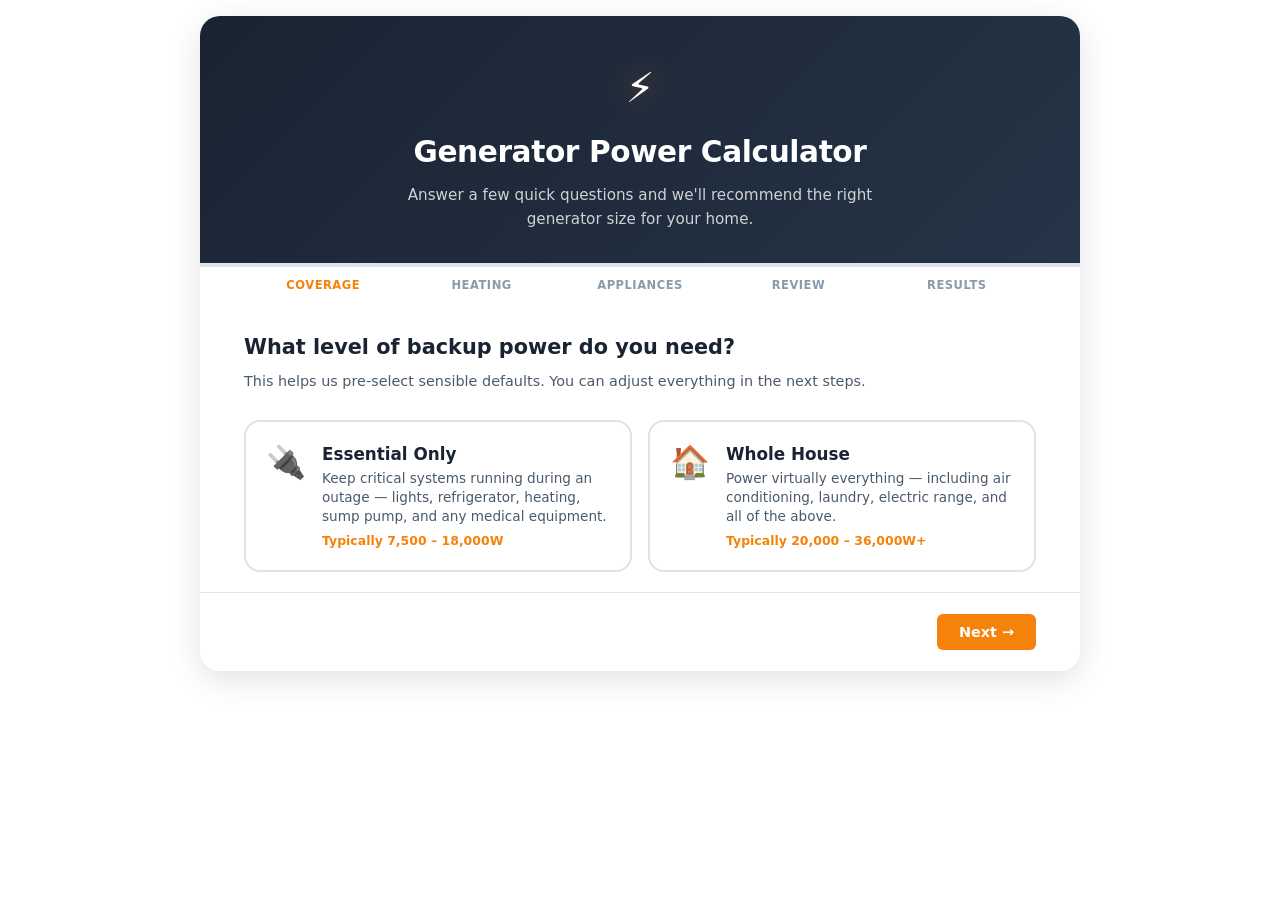
<file: wix-embed.html>
<!--
  ================================================================
  ONTIVITY POWER — Residential Generator Calculator
  PASTE THIS ENTIRE FILE into Wix > Add Element > Embed Code > Code
  No hosting, no iframe src URL needed — paste and go.
  ================================================================
-->
<!DOCTYPE html>
<html lang="en">
<head>
  <meta charset="UTF-8" />
  <meta name="viewport" content="width=device-width, initial-scale=1.0" />
  <title>Residential Generator Power Calculator | Ontivity Power</title>
  <style>
/* ============================================================
   Ontivity Power — Residential Generator Calculator
   Self-contained embed styles. No external dependencies.
   ============================================================ */

*, *::before, *::after { box-sizing: border-box; margin: 0; padding: 0; }

:root {
  --brand:        #F5820A;
  --brand-dark:   #D96E05;
  --brand-light:  #FFF4E6;
  --navy:         #1A2332;
  --navy-mid:     #253447;
  --text:         #1A2332;
  --text-2:       #4A5A6A;
  --text-3:       #8A9BAB;
  --bg:           #F7F9FC;
  --bg-card:      #FFFFFF;
  --border:       #DDE3EC;
  --border-focus: #F5820A;
  --green:        #16A34A;
  --green-bg:     #DCFCE7;
  --amber:        #D97706;
  --amber-bg:     #FEF3C7;
  --red:          #DC2626;
  --red-bg:       #FEE2E2;
  --r-sm:  6px;
  --r-md:  10px;
  --r-lg:  16px;
  --r-xl:  20px;
  --shadow-sm: 0 1px 3px rgba(0,0,0,0.07);
  --shadow-md: 0 4px 16px rgba(0,0,0,0.09);
  --shadow-lg: 0 8px 32px rgba(0,0,0,0.12);
  --ease: 0.18s ease;
  --font: 'Segoe UI', system-ui, -apple-system, BlinkMacSystemFont, sans-serif;
}

/* Wix embed: transparent bg, no full-height requirement */
body {
  font-family: var(--font);
  background: transparent;
  color: var(--text);
  line-height: 1.55;
  padding: 16px 8px 32px;
}

/* ── Wrapper ── */
.calc-wrapper {
  width: 100%;
  max-width: 880px;
  margin: 0 auto;
  background: var(--bg-card);
  border-radius: var(--r-xl);
  box-shadow: var(--shadow-lg);
  overflow: hidden;
  display: flex;
  flex-direction: column;
}

/* ── Header ── */
.calc-header {
  background: linear-gradient(135deg, var(--navy) 0%, var(--navy-mid) 100%);
  color: #fff;
  padding: 40px 44px 32px;
  text-align: center;
}
.calc-header-icon {
  font-size: 2.6rem;
  display: block;
  margin-bottom: 10px;
  filter: drop-shadow(0 0 14px rgba(245,130,10,.65));
}
.calc-header h1 {
  font-size: 1.85rem;
  font-weight: 800;
  letter-spacing: -.4px;
  margin-bottom: 8px;
}
.calc-header p {
  font-size: 0.95rem;
  opacity: .78;
  max-width: 540px;
  margin: 0 auto;
}

/* ── Progress bar ── */
.progress-bar {
  height: 4px;
  background: var(--border);
}
.progress-fill {
  height: 100%;
  background: var(--brand);
  transition: width 0.35s ease;
  width: 0%;
}

/* ── Step labels ── */
.step-labels {
  display: flex;
  justify-content: space-between;
  padding: 10px 44px 0;
  background: var(--bg-card);
}
.step-label {
  font-size: 0.72rem;
  font-weight: 600;
  text-transform: uppercase;
  letter-spacing: .5px;
  color: var(--text-3);
  transition: color var(--ease);
  cursor: default;
  flex: 1;
  text-align: center;
}
.step-label.active { color: var(--brand); }
.step-label.done   { color: var(--green); }

/* ── Steps ── */
.step {
  display: none;
  padding: 36px 44px 20px;
  animation: fadeUp .22s ease;
}
.step.active { display: block; }

@keyframes fadeUp {
  from { opacity: 0; transform: translateY(8px); }
  to   { opacity: 1; transform: translateY(0); }
}

.step-intro { margin-bottom: 28px; }
.step-intro h2 {
  font-size: 1.3rem;
  font-weight: 700;
  margin-bottom: 6px;
}
.step-intro p {
  font-size: 0.9rem;
  color: var(--text-2);
}

/* ── Coverage cards (Step 0) ── */
.coverage-cards {
  display: grid;
  grid-template-columns: 1fr 1fr;
  gap: 16px;
}
.coverage-card {
  display: flex;
  align-items: flex-start;
  gap: 16px;
  padding: 22px 20px;
  border: 2px solid var(--border);
  border-radius: var(--r-lg);
  background: var(--bg-card);
  cursor: pointer;
  text-align: left;
  font-family: var(--font);
  transition: all var(--ease);
}
.coverage-card:hover {
  border-color: var(--brand);
  box-shadow: var(--shadow-sm);
  transform: translateY(-2px);
}
.coverage-card[aria-pressed="true"] {
  border-color: var(--brand);
  background: var(--brand-light);
  box-shadow: 0 0 0 3px rgba(245,130,10,.18);
}
.coverage-icon { font-size: 2rem; flex-shrink: 0; line-height: 1; margin-top: 2px; }
.coverage-info { display: flex; flex-direction: column; gap: 5px; }
.coverage-info strong { font-size: 1.05rem; font-weight: 700; color: var(--text); }
.coverage-sub  { font-size: 0.85rem; color: var(--text-2); line-height: 1.4; }
.coverage-range { font-size: 0.78rem; font-weight: 600; color: var(--brand); margin-top: 2px; }

/* ── Fuel cards (Step 1) ── */
.fuel-cards {
  display: grid;
  grid-template-columns: repeat(3, 1fr);
  gap: 14px;
}
.fuel-card {
  display: flex;
  flex-direction: column;
  align-items: center;
  gap: 7px;
  padding: 20px 12px 16px;
  border: 2px solid var(--border);
  border-radius: var(--r-lg);
  background: var(--bg-card);
  cursor: pointer;
  font-family: var(--font);
  transition: all var(--ease);
  text-align: center;
}
.fuel-card:hover {
  border-color: var(--brand);
  transform: translateY(-2px);
  box-shadow: var(--shadow-sm);
}
.fuel-card[aria-pressed="true"] {
  border-color: var(--brand);
  background: var(--brand-light);
  box-shadow: 0 0 0 3px rgba(245,130,10,.18);
}
.fuel-icon  { font-size: 1.8rem; line-height: 1; }
.fuel-label { font-size: 0.875rem; font-weight: 600; color: var(--text); }
.fuel-note  { font-size: 0.75rem; color: var(--text-3); }

/* ── Tab bar (Step 2) ── */
.tab-bar {
  display: flex;
  flex-wrap: wrap;
  gap: 8px;
  margin-bottom: 20px;
}
.tab-btn {
  padding: 7px 15px;
  border: 1.5px solid var(--border);
  border-radius: 20px;
  background: var(--bg-card);
  color: var(--text-2);
  font-size: 0.83rem;
  font-weight: 500;
  cursor: pointer;
  transition: all var(--ease);
  font-family: var(--font);
}
.tab-btn:hover { border-color: var(--brand); color: var(--brand); }
.tab-btn.active {
  background: var(--brand);
  border-color: var(--brand);
  color: #fff;
}

/* ── Appliance panel ── */
.appliance-panel {
  display: grid;
  grid-template-columns: repeat(auto-fill, minmax(200px, 1fr));
  gap: 12px;
  margin-bottom: 20px;
  min-height: 140px;
}

/* ── Appliance card ── */
.app-card {
  display: flex;
  align-items: flex-start;
  gap: 11px;
  padding: 13px 14px;
  border: 1.5px solid var(--border);
  border-radius: var(--r-md);
  background: var(--bg-card);
  cursor: pointer;
  transition: all var(--ease);
  user-select: none;
}
.app-card:hover {
  border-color: var(--brand);
  box-shadow: var(--shadow-sm);
  transform: translateY(-1px);
}
.app-card.selected {
  border-color: var(--brand);
  background: var(--brand-light);
  box-shadow: 0 0 0 2px rgba(245,130,10,.14);
}
.app-check {
  width: 20px;
  height: 20px;
  border: 2px solid var(--border);
  border-radius: 4px;
  flex-shrink: 0;
  display: flex;
  align-items: center;
  justify-content: center;
  transition: all var(--ease);
  margin-top: 1px;
}
.app-card.selected .app-check {
  background: var(--brand);
  border-color: var(--brand);
}
.app-card.selected .app-check::after {
  content: '✓';
  color: #fff;
  font-size: 0.72rem;
  font-weight: 800;
}
.app-icon { font-size: 1.25rem; flex-shrink: 0; }
.app-info  { flex: 1; min-width: 0; }
.app-name  {
  font-size: 0.845rem;
  font-weight: 600;
  color: var(--text);
  line-height: 1.3;
  margin-bottom: 3px;
}
.app-watts { font-size: 0.75rem; color: var(--text-3); line-height: 1.4; }

/* ── Custom form ── */
.custom-form {
  border: 1.5px dashed var(--border);
  border-radius: var(--r-md);
  padding: 20px;
  margin-bottom: 20px;
}
.custom-form h3 { font-size: 0.9rem; font-weight: 600; color: var(--text-2); margin-bottom: 14px; }
.custom-fields  { display: flex; flex-direction: column; gap: 12px; }
.custom-fields input[type="text"],
.custom-fields input[type="number"] {
  width: 100%;
  padding: 9px 12px;
  border: 1.5px solid var(--border);
  border-radius: var(--r-sm);
  font-size: 0.875rem;
  font-family: var(--font);
  color: var(--text);
  background: var(--bg-card);
  transition: border-color var(--ease);
}
.custom-fields input:focus { outline: none; border-color: var(--border-focus); }
.custom-watts-row {
  display: grid;
  grid-template-columns: 1fr 1fr;
  gap: 12px;
}
.custom-watts-row label {
  font-size: 0.8rem;
  font-weight: 500;
  color: var(--text-2);
  display: flex;
  flex-direction: column;
  gap: 5px;
}
.optional { font-weight: 400; color: var(--text-3); font-size: 0.75rem; }

/* ── Running total bar ── */
.running-total-bar {
  display: flex;
  align-items: center;
  gap: 8px;
  padding: 10px 16px;
  background: var(--bg);
  border: 1px solid var(--border);
  border-radius: var(--r-md);
  font-size: 0.83rem;
}
.rt-label  { color: var(--text-2); margin-right: 2px; }
.rt-value  { font-weight: 700; color: var(--brand); font-size: 0.9rem; }
.rt-surge  { color: var(--amber); }
.rt-sep    { color: var(--text-3); font-size: 0.75rem; }

/* ── Review table (Step 3) ── */
.review-table {
  width: 100%;
  border-collapse: collapse;
  font-size: 0.875rem;
}
.review-table th {
  text-align: left;
  padding: 9px 12px;
  font-size: 0.75rem;
  font-weight: 600;
  text-transform: uppercase;
  letter-spacing: .5px;
  color: var(--text-3);
  border-bottom: 2px solid var(--border);
}
.review-table td {
  padding: 11px 12px;
  border-bottom: 1px solid var(--border);
  vertical-align: middle;
}
.review-table tbody tr:hover { background: var(--bg); }
.col-qty    { width: 100px; }
.col-watts  { width: 110px; }
.col-remove { width: 44px; text-align: right; }

.total-row td {
  border-top: 2px solid var(--border);
  border-bottom: none;
  padding-top: 13px;
  font-size: 0.9rem;
}

/* Qty control */
.qty-ctrl { display: flex; align-items: center; gap: 7px; }
.qty-btn {
  width: 28px;
  height: 28px;
  border: 1.5px solid var(--border);
  border-radius: 5px;
  background: var(--bg-card);
  color: var(--text);
  font-size: 1.1rem;
  line-height: 1;
  cursor: pointer;
  font-family: var(--font);
  transition: all var(--ease);
  display: flex;
  align-items: center;
  justify-content: center;
}
.qty-btn:hover { border-color: var(--brand); color: var(--brand); }
.qty-num { min-width: 20px; text-align: center; font-weight: 600; font-size: 0.9rem; }
.remove-btn {
  background: none;
  border: none;
  color: var(--text-3);
  cursor: pointer;
  font-size: 1.05rem;
  padding: 4px 6px;
  border-radius: 4px;
  transition: all var(--ease);
  font-family: var(--font);
  line-height: 1;
}
.remove-btn:hover { color: var(--red); background: var(--red-bg); }

/* ── Empty state ── */
.empty-state { text-align: center; padding: 52px 24px; color: var(--text-3); }
.empty-icon  { font-size: 2.8rem; display: block; margin-bottom: 12px; }

/* ── Results (Step 4) ── */
.results-grid {
  display: grid;
  grid-template-columns: 1fr 1fr;
  gap: 16px;
  margin-bottom: 22px;
}
.stat-card {
  background: var(--bg);
  border: 1.5px solid var(--border);
  border-radius: var(--r-md);
  padding: 20px 22px;
  text-align: center;
}
.stat-card-peak { background: var(--amber-bg); border-color: #FCD34D; }
.stat-value {
  font-size: 2rem;
  font-weight: 800;
  color: var(--navy);
  line-height: 1.1;
  margin-bottom: 5px;
}
.stat-card-peak .stat-value { color: var(--amber); }
.stat-label {
  font-size: 0.78rem;
  font-weight: 600;
  text-transform: uppercase;
  letter-spacing: .5px;
  color: var(--text-3);
}

/* Recommendation card */
.rec-card {
  border-radius: var(--r-md);
  padding: 22px 26px;
  margin-bottom: 20px;
  display: flex;
  align-items: center;
  gap: 20px;
  border: 1.5px solid transparent;
}
.rec-card.green { background: var(--green-bg); border-color: #86EFAC; }
.rec-card.amber { background: var(--amber-bg); border-color: #FCD34D; }
.rec-card.red   { background: var(--red-bg);   border-color: #FCA5A5; }

.rec-emoji { font-size: 2.2rem; flex-shrink: 0; }
.rec-body h3 { font-size: 1.05rem; font-weight: 700; margin-bottom: 4px; }
.rec-size {
  font-size: 1.75rem;
  font-weight: 800;
  color: var(--brand);
  display: block;
  margin: 4px 0 6px;
  line-height: 1;
}
.rec-body p { font-size: 0.875rem; color: var(--text-2); line-height: 1.5; }

/* Generator type block */
.generator-type-block {
  border: 1.5px solid var(--border);
  border-radius: var(--r-md);
  padding: 16px 20px;
  margin-bottom: 20px;
  font-size: 0.875rem;
  color: var(--text-2);
  line-height: 1.5;
}
.generator-type-block strong {
  display: block;
  font-size: 0.83rem;
  text-transform: uppercase;
  letter-spacing: .5px;
  color: var(--text-3);
  margin-bottom: 6px;
}

/* Tips */
.tips-block { margin-bottom: 24px; }
.tips-block h3 {
  font-size: 0.83rem;
  font-weight: 700;
  text-transform: uppercase;
  letter-spacing: .5px;
  color: var(--text-3);
  margin-bottom: 10px;
}
.tips-list { list-style: none; display: flex; flex-direction: column; gap: 8px; }
.tips-list li {
  padding-left: 20px;
  position: relative;
  font-size: 0.875rem;
  color: var(--text-2);
  line-height: 1.5;
}
.tips-list li::before {
  content: '→';
  position: absolute;
  left: 0;
  color: var(--brand);
  font-weight: 700;
}

/* CTA block */
.cta-block {
  text-align: center;
  padding: 24px;
  background: var(--bg);
  border-radius: var(--r-md);
  border: 1.5px dashed var(--border);
  display: flex;
  flex-direction: column;
  align-items: center;
  gap: 12px;
}
.cta-block p { font-size: 0.9rem; color: var(--text-2); }
.btn-cta     { display: inline-block; text-decoration: none; font-size: 1rem; padding: 13px 30px; }
.btn-restart { font-size: 0.82rem; padding: 7px 16px; }

/* ── Buttons ── */
.btn {
  display: inline-flex;
  align-items: center;
  justify-content: center;
  gap: 6px;
  padding: 10px 22px;
  border-radius: var(--r-sm);
  font-size: 0.9rem;
  font-weight: 600;
  cursor: pointer;
  border: none;
  transition: all var(--ease);
  font-family: var(--font);
  text-decoration: none;
}
.btn-primary { background: var(--brand); color: #fff; }
.btn-primary:hover {
  background: var(--brand-dark);
  box-shadow: 0 4px 12px rgba(245,130,10,.35);
  transform: translateY(-1px);
}
.btn-secondary { background: var(--bg); color: var(--text); border: 1.5px solid var(--border); }
.btn-secondary:hover { border-color: var(--brand); color: var(--brand); }
.btn-ghost { background: transparent; color: var(--text-2); border: 1.5px solid var(--border); }
.btn-ghost:hover { border-color: var(--brand); color: var(--brand); }

/* ── Nav bar ── */
.calc-nav {
  display: flex;
  align-items: center;
  justify-content: space-between;
  padding: 20px 44px;
  border-top: 1px solid var(--border);
  background: var(--bg-card);
}

/* ── Responsive ── */
@media (max-width: 660px) {
  body { padding: 0; }
  .calc-wrapper { border-radius: 0; }
  .calc-header { padding: 28px 20px 22px; }
  .calc-header h1 { font-size: 1.45rem; }
  .step { padding: 24px 20px 16px; }
  .step-labels { padding: 8px 16px 0; }
  .coverage-cards { grid-template-columns: 1fr; }
  .fuel-cards { grid-template-columns: repeat(2, 1fr); }
  .appliance-panel { grid-template-columns: repeat(auto-fill, minmax(160px, 1fr)); }
  .results-grid { grid-template-columns: 1fr; }
  .rec-card { flex-direction: column; text-align: center; }
  .calc-nav { padding: 16px 20px; }
  .custom-watts-row { grid-template-columns: 1fr; }
}

@media (max-width: 420px) {
  .tab-bar { gap: 6px; }
  .tab-btn { padding: 6px 11px; font-size: 0.78rem; }
  .fuel-cards { grid-template-columns: 1fr 1fr; }
}
  </style>
</head>
<body>
  <div class="calc-wrapper" id="generator-calculator" data-cta-url="#">

    <!-- Header -->
    <div class="calc-header">
      <div class="calc-header-icon">⚡</div>
      <h1>Generator Power Calculator</h1>
      <p>Answer a few quick questions and we'll recommend the right generator size for your home.</p>
    </div>

    <!-- Progress bar -->
    <div class="progress-bar" aria-hidden="true">
      <div class="progress-fill" id="progress-fill"></div>
    </div>

    <!-- Step labels -->
    <div class="step-labels" aria-hidden="true">
      <span class="step-label" data-step="0">Coverage</span>
      <span class="step-label" data-step="1">Heating</span>
      <span class="step-label" data-step="2">Appliances</span>
      <span class="step-label" data-step="3">Review</span>
      <span class="step-label" data-step="4">Results</span>
    </div>

    <!-- ── STEP 0: Coverage Level ── -->
    <section class="step" id="step-0" data-step="0">
      <div class="step-intro">
        <h2>What level of backup power do you need?</h2>
        <p>This helps us pre-select sensible defaults. You can adjust everything in the next steps.</p>
      </div>
      <div class="coverage-cards" id="coverage-cards">
        <button class="coverage-card" data-coverage="essential" aria-pressed="false">
          <span class="coverage-icon">🔌</span>
          <div class="coverage-info">
            <strong>Essential Only</strong>
            <span class="coverage-sub">Keep critical systems running during an outage — lights, refrigerator, heating, sump pump, and any medical equipment.</span>
            <span class="coverage-range">Typically 7,500 – 18,000W</span>
          </div>
        </button>
        <button class="coverage-card" data-coverage="whole" aria-pressed="false">
          <span class="coverage-icon">🏠</span>
          <div class="coverage-info">
            <strong>Whole House</strong>
            <span class="coverage-sub">Power virtually everything — including air conditioning, laundry, electric range, and all of the above.</span>
            <span class="coverage-range">Typically 20,000 – 36,000W+</span>
          </div>
        </button>
      </div>
    </section>

    <!-- ── STEP 1: Heating Fuel Type ── -->
    <section class="step" id="step-1" data-step="1">
      <div class="step-intro">
        <h2>How do you heat your home?</h2>
        <p>Heating is often the biggest factor in generator sizing. This auto-selects the right appliance for you.</p>
      </div>
      <div class="fuel-cards" id="fuel-cards">
        <button class="fuel-card" data-fuel="gas" aria-pressed="false">
          <span class="fuel-icon">🔥</span>
          <span class="fuel-label">Natural Gas</span>
          <span class="fuel-note">~800W blower</span>
        </button>
        <button class="fuel-card" data-fuel="propane" aria-pressed="false">
          <span class="fuel-icon">🛢️</span>
          <span class="fuel-label">Propane</span>
          <span class="fuel-note">~800W blower</span>
        </button>
        <button class="fuel-card" data-fuel="oil" aria-pressed="false">
          <span class="fuel-icon">🪣</span>
          <span class="fuel-label">Heating Oil / Boiler</span>
          <span class="fuel-note">~800W blower</span>
        </button>
        <button class="fuel-card" data-fuel="electric" aria-pressed="false">
          <span class="fuel-icon">⚡</span>
          <span class="fuel-label">Electric Baseboard</span>
          <span class="fuel-note">~5,000W</span>
        </button>
        <button class="fuel-card" data-fuel="heatpump" aria-pressed="false">
          <span class="fuel-icon">🌡️</span>
          <span class="fuel-label">Heat Pump</span>
          <span class="fuel-note">2,000 – 5,000W</span>
        </button>
        <button class="fuel-card" data-fuel="none" aria-pressed="false">
          <span class="fuel-icon">🏢</span>
          <span class="fuel-label">Space Heaters / Other</span>
          <span class="fuel-note">~1,500W each</span>
        </button>
      </div>
    </section>

    <!-- ── STEP 2: Appliance Selection ── -->
    <section class="step" id="step-2" data-step="2">
      <div class="step-intro">
        <h2>Select your appliances</h2>
        <p>Check everything you want to run during a power outage. Adjust quantities in the next step.</p>
      </div>

      <div class="tab-bar" role="tablist" aria-label="Appliance categories">
        <button class="tab-btn active" role="tab" aria-selected="true"  data-tab="essential">Essential</button>
        <button class="tab-btn" role="tab" aria-selected="false" data-tab="kitchen">Kitchen</button>
        <button class="tab-btn" role="tab" aria-selected="false" data-tab="hvac">HVAC &amp; Heat</button>
        <button class="tab-btn" role="tab" aria-selected="false" data-tab="laundry">Laundry</button>
        <button class="tab-btn" role="tab" aria-selected="false" data-tab="entertainment">Entertainment</button>
        <button class="tab-btn" role="tab" aria-selected="false" data-tab="medical">Medical</button>
        <button class="tab-btn" role="tab" aria-selected="false" data-tab="outdoor">Outdoor</button>
        <button class="tab-btn" role="tab" aria-selected="false" data-tab="custom">+ Custom</button>
      </div>

      <div class="appliance-panel" id="appliance-panel"></div>

      <!-- Custom appliance form -->
      <div class="custom-form" id="custom-form" style="display:none">
        <h3>Add a custom appliance</h3>
        <div class="custom-fields">
          <input type="text" id="custom-name" placeholder="Appliance name" maxlength="50" />
          <div class="custom-watts-row">
            <label>
              Running watts
              <input type="number" id="custom-running" placeholder="e.g. 1200" min="1" max="50000" />
            </label>
            <label>
              Surge watts <span class="optional">(optional)</span>
              <input type="number" id="custom-surge" placeholder="e.g. 3600" min="1" max="100000" />
            </label>
          </div>
          <button class="btn btn-secondary" id="add-custom-btn">Add Appliance</button>
        </div>
      </div>

      <!-- Running total badge -->
      <div class="running-total-bar" id="running-total-bar">
        <span class="rt-label">Selected load so far:</span>
        <span class="rt-value" id="rt-running">0 W</span>
        <span class="rt-sep">running</span>
        <span class="rt-value rt-surge" id="rt-surge">0 W</span>
        <span class="rt-sep">peak</span>
      </div>
    </section>

    <!-- ── STEP 3: Review & Adjust ── -->
    <section class="step" id="step-3" data-step="3">
      <div class="step-intro">
        <h2>Review &amp; adjust your list</h2>
        <p>Update quantities or remove items. Totals update instantly.</p>
      </div>

      <div id="review-empty" class="empty-state" style="display:none">
        <span class="empty-icon">🔌</span>
        <p>No appliances selected yet. Go back and choose what you need to power.</p>
      </div>

      <div id="review-table-wrap" style="display:none">
        <table class="review-table" aria-label="Selected appliances">
          <thead>
            <tr>
              <th>Appliance</th>
              <th class="col-qty">Qty</th>
              <th class="col-watts">Running W</th>
              <th class="col-watts">Surge W</th>
              <th class="col-remove" aria-label="Remove"></th>
            </tr>
          </thead>
          <tbody id="review-tbody"></tbody>
          <tfoot>
            <tr class="total-row">
              <td colspan="2"><strong>Totals</strong></td>
              <td><strong id="review-total-running">0 W</strong></td>
              <td><strong id="review-total-surge">0 W</strong></td>
              <td></td>
            </tr>
          </tfoot>
        </table>
      </div>
    </section>

    <!-- ── STEP 4: Results ── -->
    <section class="step" id="step-4" data-step="4">
      <div class="step-intro">
        <h2>Your Generator Recommendation</h2>
        <p>Based on your selections, here's what you need.</p>
      </div>

      <div class="results-grid">
        <div class="stat-card">
          <div class="stat-value" id="res-running">—</div>
          <div class="stat-label">Running Watts</div>
        </div>
        <div class="stat-card stat-card-peak">
          <div class="stat-value" id="res-peak">—</div>
          <div class="stat-label">Peak / Surge Watts</div>
        </div>
      </div>

      <div class="rec-card" id="rec-card"></div>
      <div class="generator-type-block" id="generator-type-block"></div>
      <div class="tips-block" id="tips-block"></div>

      <div class="cta-block">
        <p>Ready to find the right generator?</p>
        <a class="btn btn-primary btn-cta" id="cta-btn" href="#">Browse Generators at Ontivity Power →</a>
        <button class="btn btn-ghost btn-restart" id="btn-restart">Start Over</button>
      </div>
    </section>

    <!-- Navigation -->
    <div class="calc-nav">
      <button class="btn btn-ghost" id="btn-back" style="visibility:hidden">← Back</button>
      <button class="btn btn-primary" id="btn-next">Next →</button>
    </div>

  </div><!-- /.calc-wrapper -->

  <script>
'use strict';

const APPLIANCES = [
  // Essential
  { id: 'lights',         name: 'Lights (10 LED bulbs)',        icon: '💡', running: 100,  surge: 100,  tab: 'essential' },
  { id: 'fridge',         name: 'Refrigerator / Freezer',       icon: '🧊', running: 700,  surge: 2200, tab: 'essential' },
  { id: 'sump',           name: 'Sump Pump (1/3 HP)',           icon: '🪣', running: 800,  surge: 2900, tab: 'essential' },
  { id: 'well_third',     name: 'Well Pump (1/3 HP)',           icon: '💧', running: 1000, surge: 3100, tab: 'essential' },
  { id: 'well_half',      name: 'Well Pump (1/2 HP)',           icon: '💧', running: 1050, surge: 3200, tab: 'essential' },
  { id: 'garage_door',    name: 'Garage Door Opener',           icon: '🚗', running: 550,  surge: 1000, tab: 'essential' },
  { id: 'phone_charging', name: 'Phone / Device Charging',      icon: '🔋', running: 150,  surge: 150,  tab: 'essential' },
  // Kitchen
  { id: 'microwave',    name: 'Microwave Oven',           icon: '📡', running: 1000, surge: 1000, tab: 'kitchen' },
  { id: 'elec_range',   name: 'Electric Range / Oven',    icon: '🍳', running: 4000, surge: 4000, tab: 'kitchen' },
  { id: 'dishwasher',   name: 'Dishwasher',               icon: '🍽️', running: 1800, surge: 1800, tab: 'kitchen' },
  { id: 'coffee',       name: 'Coffee Maker',             icon: '☕', running: 1000, surge: 1000, tab: 'kitchen' },
  { id: 'toaster',      name: 'Toaster',                  icon: '🍞', running: 850,  surge: 850,  tab: 'kitchen' },
  { id: 'blender',      name: 'Blender',                  icon: '🥤', running: 400,  surge: 400,  tab: 'kitchen' },
  { id: 'kettle',       name: 'Electric Kettle',          icon: '🫖', running: 1500, surge: 1500, tab: 'kitchen' },
  // HVAC
  { id: 'ac_1ton',      name: 'Central AC — 1 ton (12k BTU)', icon: '❄️', running: 1500, surge: 4500,  tab: 'hvac' },
  { id: 'ac_2ton',      name: 'Central AC — 2 ton (24k BTU)', icon: '❄️', running: 2800, surge: 8400,  tab: 'hvac' },
  { id: 'ac_3ton',      name: 'Central AC — 3 ton (36k BTU)', icon: '❄️', running: 3800, surge: 11400, tab: 'hvac' },
  { id: 'window_ac',    name: 'Window AC (10,000 BTU)',        icon: '🌬️', running: 1200, surge: 3600,  tab: 'hvac' },
  { id: 'gas_furnace',  name: 'Gas Furnace (1/2 HP blower)',   icon: '🔥', running: 800,  surge: 2350,  tab: 'hvac', fuelTag: ['gas','propane','oil'] },
  { id: 'elec_furnace', name: 'Electric Furnace (5kW)',        icon: '⚡', running: 5000, surge: 5000,  tab: 'hvac', fuelTag: ['electric'] },
  { id: 'heatpump_sm',  name: 'Heat Pump — Small System',      icon: '🌡️', running: 2000, surge: 6000,  tab: 'hvac', fuelTag: ['heatpump'] },
  { id: 'heatpump_lg',  name: 'Heat Pump — Large System',      icon: '🌡️', running: 5000, surge: 15000, tab: 'hvac' },
  { id: 'space_heater', name: 'Space Heater (Portable)',        icon: '🔆', running: 1500, surge: 1500,  tab: 'hvac', fuelTag: ['none'] },
  { id: 'ceiling_fan',  name: 'Ceiling Fan',                   icon: '🌀', running: 75,   surge: 75,    tab: 'hvac' },
  { id: 'attic_fan',    name: 'Attic / Bath Fan',              icon: '💨', running: 150,  surge: 150,   tab: 'hvac' },
  // Laundry
  { id: 'washer',       name: 'Washing Machine',        icon: '🫧', running: 1150, surge: 2250, tab: 'laundry' },
  { id: 'elec_dryer',   name: 'Electric Clothes Dryer', icon: '♨️', running: 5400, surge: 6750, tab: 'laundry' },
  { id: 'gas_dryer',    name: 'Gas Clothes Dryer',      icon: '🌬️', running: 700,  surge: 1800, tab: 'laundry' },
  // Entertainment
  { id: 'tv',           name: 'TV — 55 inch',            icon: '📺', running: 130,  surge: 130,  tab: 'entertainment' },
  { id: 'desktop',      name: 'Desktop Computer',        icon: '🖥️', running: 500,  surge: 500,  tab: 'entertainment' },
  { id: 'laptop',       name: 'Laptop',                  icon: '💻', running: 100,  surge: 100,  tab: 'entertainment' },
  { id: 'console',      name: 'Gaming Console',          icon: '🎮', running: 200,  surge: 200,  tab: 'entertainment' },
  { id: 'home_theater', name: 'Home Theater / Soundbar', icon: '🔊', running: 300,  surge: 300,  tab: 'entertainment' },
  // Medical
  { id: 'cpap',         name: 'CPAP (no humidifier)',  icon: '😴', running: 50,  surge: 50,  tab: 'medical' },
  { id: 'cpap_humid',   name: 'CPAP (with humidifier)',icon: '💨', running: 100, surge: 100, tab: 'medical' },
  { id: 'oxygen',       name: 'Oxygen Concentrator',   icon: '🫁', running: 300, surge: 300, tab: 'medical' },
  { id: 'nebulizer',    name: 'Nebulizer',             icon: '💊', running: 100, surge: 100, tab: 'medical' },
  // Outdoor
  { id: 'pool_pump',     name: 'Pool Pump (1.5 HP)',          icon: '🏊', running: 2200, surge: 6600, tab: 'outdoor' },
  { id: 'ev_charger',    name: 'EV Charger — Level 2 (30A)',  icon: '🚗', running: 7200, surge: 7200, tab: 'outdoor' },
  { id: 'air_comp',      name: 'Air Compressor (1 HP)',        icon: '🔧', running: 1000, surge: 3000, tab: 'outdoor' },
  { id: 'table_saw',     name: 'Table Saw (10 in)',            icon: '🪚', running: 1800, surge: 4500, tab: 'outdoor' },
  { id: 'pressure_wash', name: 'Pressure Washer',              icon: '🚿', running: 1200, surge: 1200, tab: 'outdoor' },
];

const DEFAULTS = {
  essential: ['lights', 'fridge', 'sump', 'phone_charging'],
  whole:     ['lights', 'fridge', 'sump', 'phone_charging', 'washer', 'ac_2ton', 'tv'],
};

const FUEL_APPLIANCE = {
  gas:      'gas_furnace',
  propane:  'gas_furnace',
  oil:      'gas_furnace',
  electric: 'elec_furnace',
  heatpump: 'heatpump_sm',
  none:     'space_heater',
};

const state = {
  step:      0,
  coverage:  null,
  fuel:      null,
  selected:  {},
  custom:    [],
  activeTab: 'essential',
};

let customCounter = 0;

function fmt(watts) {
  if (watts >= 1000) return (watts / 1000).toFixed(watts % 1000 === 0 ? 0 : 1) + ' kW';
  return watts.toLocaleString() + ' W';
}

function roundUp500(n) {
  return Math.ceil(n / 500) * 500;
}

function getAllAppliances() {
  return [...APPLIANCES, ...state.custom];
}

function calcTotals() {
  const all = getAllAppliances();
  let running = 0;
  let highestSurge = 0;

  Object.entries(state.selected).forEach(([id, { qty }]) => {
    const a = all.find(x => x.id === id);
    if (!a) return;
    running += a.running * qty;
    const s = (a.surge || a.running) * qty;
    if (s > highestSurge) highestSurge = s;
  });

  const peak        = running + highestSurge;
  const recommended = roundUp500(peak * 1.25);
  const rangeMin    = roundUp500(recommended * 0.88);
  const rangeMax    = recommended;

  return { running, peak, recommended, rangeMin, rangeMax };
}

function scrollToTop() {
  const wrapper = document.getElementById('generator-calculator');
  if (wrapper) wrapper.scrollIntoView({ behavior: 'smooth', block: 'start' });
}

function updateProgressBar() {
  document.getElementById('progress-fill').style.width = ((state.step / 4) * 100) + '%';
  document.querySelectorAll('.step-label').forEach(el => {
    const s = parseInt(el.dataset.step);
    el.classList.toggle('active', s === state.step);
    el.classList.toggle('done',   s < state.step);
  });
}

function showStep(n) {
  document.querySelectorAll('.step').forEach(el => {
    el.classList.toggle('active', parseInt(el.dataset.step) === n);
  });

  const back = document.getElementById('btn-back');
  const next = document.getElementById('btn-next');

  back.style.visibility = n === 0 ? 'hidden' : 'visible';

  if (n === 4) {
    next.style.display = 'none';
  } else {
    next.style.display = '';
    next.textContent = n === 3 ? 'Calculate →' : 'Next →';
  }
}

/* ── Step 0 ── */
function initStep0() {
  document.querySelectorAll('.coverage-card').forEach(btn => {
    btn.addEventListener('click', () => {
      state.coverage = btn.dataset.coverage;
      document.querySelectorAll('.coverage-card').forEach(b => b.setAttribute('aria-pressed', 'false'));
      btn.setAttribute('aria-pressed', 'true');
    });
  });
}

/* ── Step 1 ── */
function initStep1() {
  document.querySelectorAll('.fuel-card').forEach(btn => {
    btn.addEventListener('click', () => {
      state.fuel = btn.dataset.fuel;
      document.querySelectorAll('.fuel-card').forEach(b => b.setAttribute('aria-pressed', 'false'));
      btn.setAttribute('aria-pressed', 'true');
    });
  });
}

/* ── Step 2 ── */
function applyDefaults() {
  const defaults = DEFAULTS[state.coverage] || DEFAULTS.essential;
  defaults.forEach(id => {
    if (!state.selected[id]) state.selected[id] = { qty: 1 };
  });

  if (state.fuel) {
    const fuelId = FUEL_APPLIANCE[state.fuel];
    if (fuelId && !state.selected[fuelId]) {
      state.selected[fuelId] = { qty: 1 };
    }
  }
}

function renderAppliancePanel() {
  const panel      = document.getElementById('appliance-panel');
  const customForm = document.getElementById('custom-form');
  const tab        = state.activeTab;

  if (tab === 'custom') {
    panel.innerHTML = '';
    customForm.style.display = '';
    if (state.custom.length > 0) {
      panel.style.display = 'grid';
      state.custom.forEach(a => panel.appendChild(buildAppCard(a)));
    } else {
      panel.style.display = 'none';
    }
    return;
  }

  customForm.style.display = 'none';
  panel.style.display = 'grid';
  const apps = getAllAppliances().filter(a => a.tab === tab);
  panel.innerHTML = '';
  apps.forEach(a => panel.appendChild(buildAppCard(a)));
}

function buildAppCard(a) {
  const isSelected = !!state.selected[a.id];
  const div = document.createElement('div');
  div.className = 'app-card' + (isSelected ? ' selected' : '');
  div.dataset.id = a.id;
  div.setAttribute('role', 'checkbox');
  div.setAttribute('aria-checked', String(isSelected));
  div.setAttribute('tabindex', '0');

  const surgeText = a.surge && a.surge !== a.running
    ? `<span>${a.surge.toLocaleString()} W surge</span>`
    : '';

  div.innerHTML = `
    <span class="app-check" aria-hidden="true"></span>
    <span class="app-icon" aria-hidden="true">${a.icon}</span>
    <span class="app-info">
      <span class="app-name">${a.name}</span>
      <span class="app-watts">
        <span>${a.running.toLocaleString()} W running</span>
        ${surgeText}
      </span>
    </span>
  `;

  function toggle() {
    if (state.selected[a.id]) {
      delete state.selected[a.id];
    } else {
      state.selected[a.id] = { qty: 1 };
    }
    renderAppliancePanel();
    updateRunningTotal();
  }

  div.addEventListener('click', toggle);
  div.addEventListener('keydown', e => {
    if (e.key === ' ' || e.key === 'Enter') { e.preventDefault(); toggle(); }
  });

  return div;
}

function updateRunningTotal() {
  const { running, peak } = calcTotals();
  document.getElementById('rt-running').textContent = fmt(running);
  document.getElementById('rt-surge').textContent   = fmt(peak);
}

function initStep2() {
  document.querySelectorAll('.tab-btn').forEach(btn => {
    btn.addEventListener('click', () => {
      state.activeTab = btn.dataset.tab;
      document.querySelectorAll('.tab-btn').forEach(b => {
        b.classList.toggle('active', b === btn);
        b.setAttribute('aria-selected', String(b === btn));
      });
      renderAppliancePanel();
    });
  });

  document.getElementById('add-custom-btn').addEventListener('click', () => {
    const name    = document.getElementById('custom-name').value.trim();
    const running = parseInt(document.getElementById('custom-running').value);
    const surge   = parseInt(document.getElementById('custom-surge').value) || running;

    if (!name || !running || running < 1) {
      alert('Please enter an appliance name and running watts.');
      return;
    }

    const id = 'custom_' + (++customCounter);
    state.custom.push({ id, name, icon: '🔌', running, surge, tab: 'custom' });
    state.selected[id] = { qty: 1 };

    document.getElementById('custom-name').value    = '';
    document.getElementById('custom-running').value = '';
    document.getElementById('custom-surge').value   = '';

    renderAppliancePanel();
    updateRunningTotal();
  });
}

/* ── Step 3 ── */
function renderReview() {
  const tbody = document.getElementById('review-tbody');
  const empty = document.getElementById('review-empty');
  const wrap  = document.getElementById('review-table-wrap');
  const all   = getAllAppliances();
  const ids   = Object.keys(state.selected);

  if (ids.length === 0) {
    empty.style.display = '';
    wrap.style.display  = 'none';
    return;
  }

  empty.style.display = 'none';
  wrap.style.display  = '';
  tbody.innerHTML = '';

  ids.forEach(id => {
    const a = all.find(x => x.id === id);
    if (!a) return;
    const qty = state.selected[id].qty;

    const tr = document.createElement('tr');
    tr.innerHTML = `
      <td><span aria-hidden="true">${a.icon}</span> ${a.name}</td>
      <td>
        <div class="qty-ctrl">
          <button class="qty-btn" data-action="dec" data-id="${id}" aria-label="Decrease quantity">−</button>
          <span class="qty-num" id="qty-${id}">${qty}</span>
          <button class="qty-btn" data-action="inc" data-id="${id}" aria-label="Increase quantity">+</button>
        </div>
      </td>
      <td>${(a.running * qty).toLocaleString()} W</td>
      <td>${((a.surge || a.running) * qty).toLocaleString()} W</td>
      <td><button class="remove-btn" data-id="${id}" aria-label="Remove ${a.name}">✕</button></td>
    `;
    tbody.appendChild(tr);
  });

  updateReviewTotals();
  tbody.addEventListener('click', handleReviewClick);
}

function handleReviewClick(e) {
  const btn = e.target.closest('button');
  if (!btn) return;
  const id = btn.dataset.id;
  if (!id) return;

  if (btn.classList.contains('remove-btn')) {
    delete state.selected[id];
    state.custom = state.custom.filter(c => c.id !== id);
    renderReview();
    return;
  }

  if (btn.dataset.action === 'inc') {
    state.selected[id].qty = Math.min(9, state.selected[id].qty + 1);
  } else if (btn.dataset.action === 'dec') {
    if (state.selected[id].qty > 1) {
      state.selected[id].qty -= 1;
    } else {
      delete state.selected[id];
      renderReview();
      return;
    }
  }

  const a = getAllAppliances().find(x => x.id === id);
  if (!a) return;
  const qty = state.selected[id].qty;
  const row = btn.closest('tr');
  row.querySelector('.qty-num').textContent = qty;
  const cells = row.querySelectorAll('td');
  cells[2].textContent = (a.running * qty).toLocaleString() + ' W';
  cells[3].textContent = ((a.surge || a.running) * qty).toLocaleString() + ' W';
  updateReviewTotals();
}

function updateReviewTotals() {
  const { running, peak } = calcTotals();
  document.getElementById('review-total-running').textContent = fmt(running);
  document.getElementById('review-total-surge').textContent   = fmt(peak);
}

/* ── Step 4 ── */
function renderResults() {
  const { running, peak, rangeMin, rangeMax } = calcTotals();

  document.getElementById('res-running').textContent = fmt(running);
  document.getElementById('res-peak').textContent    = fmt(peak);

  const recCard = document.getElementById('rec-card');
  let color, emoji, headline, desc;

  if (rangeMax <= 7500) {
    color = 'green'; emoji = '✅';
    headline = 'Portable Generator';
    desc = `A quality portable generator in the <strong>${fmt(rangeMin)} – ${fmt(rangeMax)}</strong> range will handle your load. Look for one rated at <strong>${fmt(rangeMax)}</strong> or higher.`;
  } else if (rangeMax <= 12000) {
    color = 'amber'; emoji = '⚡';
    headline = 'Heavy-Duty Portable or Entry-Level Standby';
    desc = `Your load calls for a generator in the <strong>${fmt(rangeMin)} – ${fmt(rangeMax)}</strong> range. A heavy-duty portable works; a standby unit offers convenience and automatic transfer.`;
  } else {
    color = 'red'; emoji = '🏠';
    headline = 'Standby Generator Recommended';
    desc = `At <strong>${fmt(rangeMin)} – ${fmt(rangeMax)}</strong>, a whole-home standby generator is the right choice. A licensed electrician will install it with an automatic transfer switch.`;
  }

  recCard.className = `rec-card ${color}`;
  recCard.innerHTML = `
    <span class="rec-emoji">${emoji}</span>
    <div class="rec-body">
      <h3>${headline}</h3>
      <span class="rec-size">${fmt(rangeMin)} – ${fmt(rangeMax)}</span>
      <p>${desc}</p>
    </div>
  `;

  document.getElementById('generator-type-block').innerHTML = `
    <strong>Portable vs. Standby — at a glance</strong>
    <table style="width:100%;border-collapse:collapse;font-size:.83rem;margin-top:6px">
      <thead><tr>
        <th style="text-align:left;padding:6px 8px;border-bottom:1px solid var(--border);color:var(--text-3)">Type</th>
        <th style="text-align:left;padding:6px 8px;border-bottom:1px solid var(--border);color:var(--text-3)">Best for</th>
        <th style="text-align:left;padding:6px 8px;border-bottom:1px solid var(--border);color:var(--text-3)">Typical size</th>
      </tr></thead>
      <tbody>
        <tr>
          <td style="padding:7px 8px;border-bottom:1px solid var(--border)">Portable</td>
          <td style="padding:7px 8px;border-bottom:1px solid var(--border)">Occasional outages, camping, job sites</td>
          <td style="padding:7px 8px;border-bottom:1px solid var(--border)">2,000 – 12,000W</td>
        </tr>
        <tr>
          <td style="padding:7px 8px">Standby</td>
          <td style="padding:7px 8px">Whole-house, automatic power, frequent outages</td>
          <td style="padding:7px 8px">10,000 – 36,000W+</td>
        </tr>
      </tbody>
    </table>
  `;

  const tips = [
    `Your calculation includes a <strong>25% safety buffer</strong> — the industry-standard margin recommended by Generac, Kohler, and the NEC.`,
    `Always start motor-driven appliances (AC, pumps) one at a time to avoid overloading the generator during surge.`,
  ];

  const ids = Object.keys(state.selected);
  if (ids.includes('elec_dryer'))   tips.push('Switching to a <strong>gas clothes dryer</strong> (~700W) instead of electric (~5,400W) can reduce your required generator size significantly.');
  if (ids.includes('elec_range'))   tips.push('An <strong>electric range uses 4,000W</strong>. A gas range or camping stove during outages can reduce your generator size by one full tier.');
  if (ids.includes('ev_charger'))   tips.push('Your EV Level 2 charger draws <strong>7,200W</strong> — consider skipping EV charging during an outage or switching to a slower Level 1 charge.');
  if (ids.includes('elec_furnace')) tips.push('Electric resistance heating is the highest-draw home system (~5,000W). A gas or propane furnace with a blower (~800W) would drastically reduce generator requirements.');
  if (ids.some(id => id.startsWith('heatpump'))) tips.push('Heat pumps have high startup surge watts. Make sure your generator\'s <em>peak/surge</em> rating — not just running watts — meets or exceeds your peak load.');
  if (rangeMax > 20000) tips.push('For loads above 20kW, consult a licensed electrician. Generator installation requires a proper transfer switch to meet NEC Article 702 and local codes.');

  document.getElementById('tips-block').innerHTML = `
    <h3>Sizing tips</h3>
    <ul class="tips-list">
      ${tips.slice(0, 5).map(t => `<li>${t}</li>`).join('')}
    </ul>
  `;

  const wrapper = document.getElementById('generator-calculator');
  document.getElementById('cta-btn').href = wrapper.dataset.ctaUrl || '#';
}

/* ── Navigation ── */
function canAdvance() {
  if (state.step === 0 && !state.coverage) {
    alert('Please select a coverage level to continue.');
    return false;
  }
  if (state.step === 1 && !state.fuel) {
    alert('Please select your primary heating fuel type to continue.');
    return false;
  }
  return true;
}

function goNext() {
  if (!canAdvance()) return;

  if (state.step === 1) {
    applyDefaults();
    renderAppliancePanel();
    updateRunningTotal();
  }
  if (state.step === 2) renderReview();
  if (state.step === 3) renderResults();

  state.step++;
  showStep(state.step);
  updateProgressBar();
  scrollToTop();
}

function goBack() {
  if (state.step === 0) return;
  state.step--;
  showStep(state.step);
  updateProgressBar();
  scrollToTop();
}

function restart() {
  state.step      = 0;
  state.coverage  = null;
  state.fuel      = null;
  state.selected  = {};
  state.custom    = [];
  state.activeTab = 'essential';

  document.querySelectorAll('.coverage-card').forEach(b => b.setAttribute('aria-pressed', 'false'));
  document.querySelectorAll('.fuel-card').forEach(b => b.setAttribute('aria-pressed', 'false'));
  document.querySelectorAll('.tab-btn').forEach((b, i) => {
    b.classList.toggle('active', i === 0);
    b.setAttribute('aria-selected', String(i === 0));
  });

  showStep(0);
  updateProgressBar();
  scrollToTop();
}

/* ── Init ── */
document.addEventListener('DOMContentLoaded', () => {
  initStep0();
  initStep1();
  initStep2();

  document.getElementById('btn-next').addEventListener('click', goNext);
  document.getElementById('btn-back').addEventListener('click', goBack);
  document.getElementById('btn-restart').addEventListener('click', restart);

  showStep(0);
  updateProgressBar();
});
  </script>
</body>
</html>
</file>
